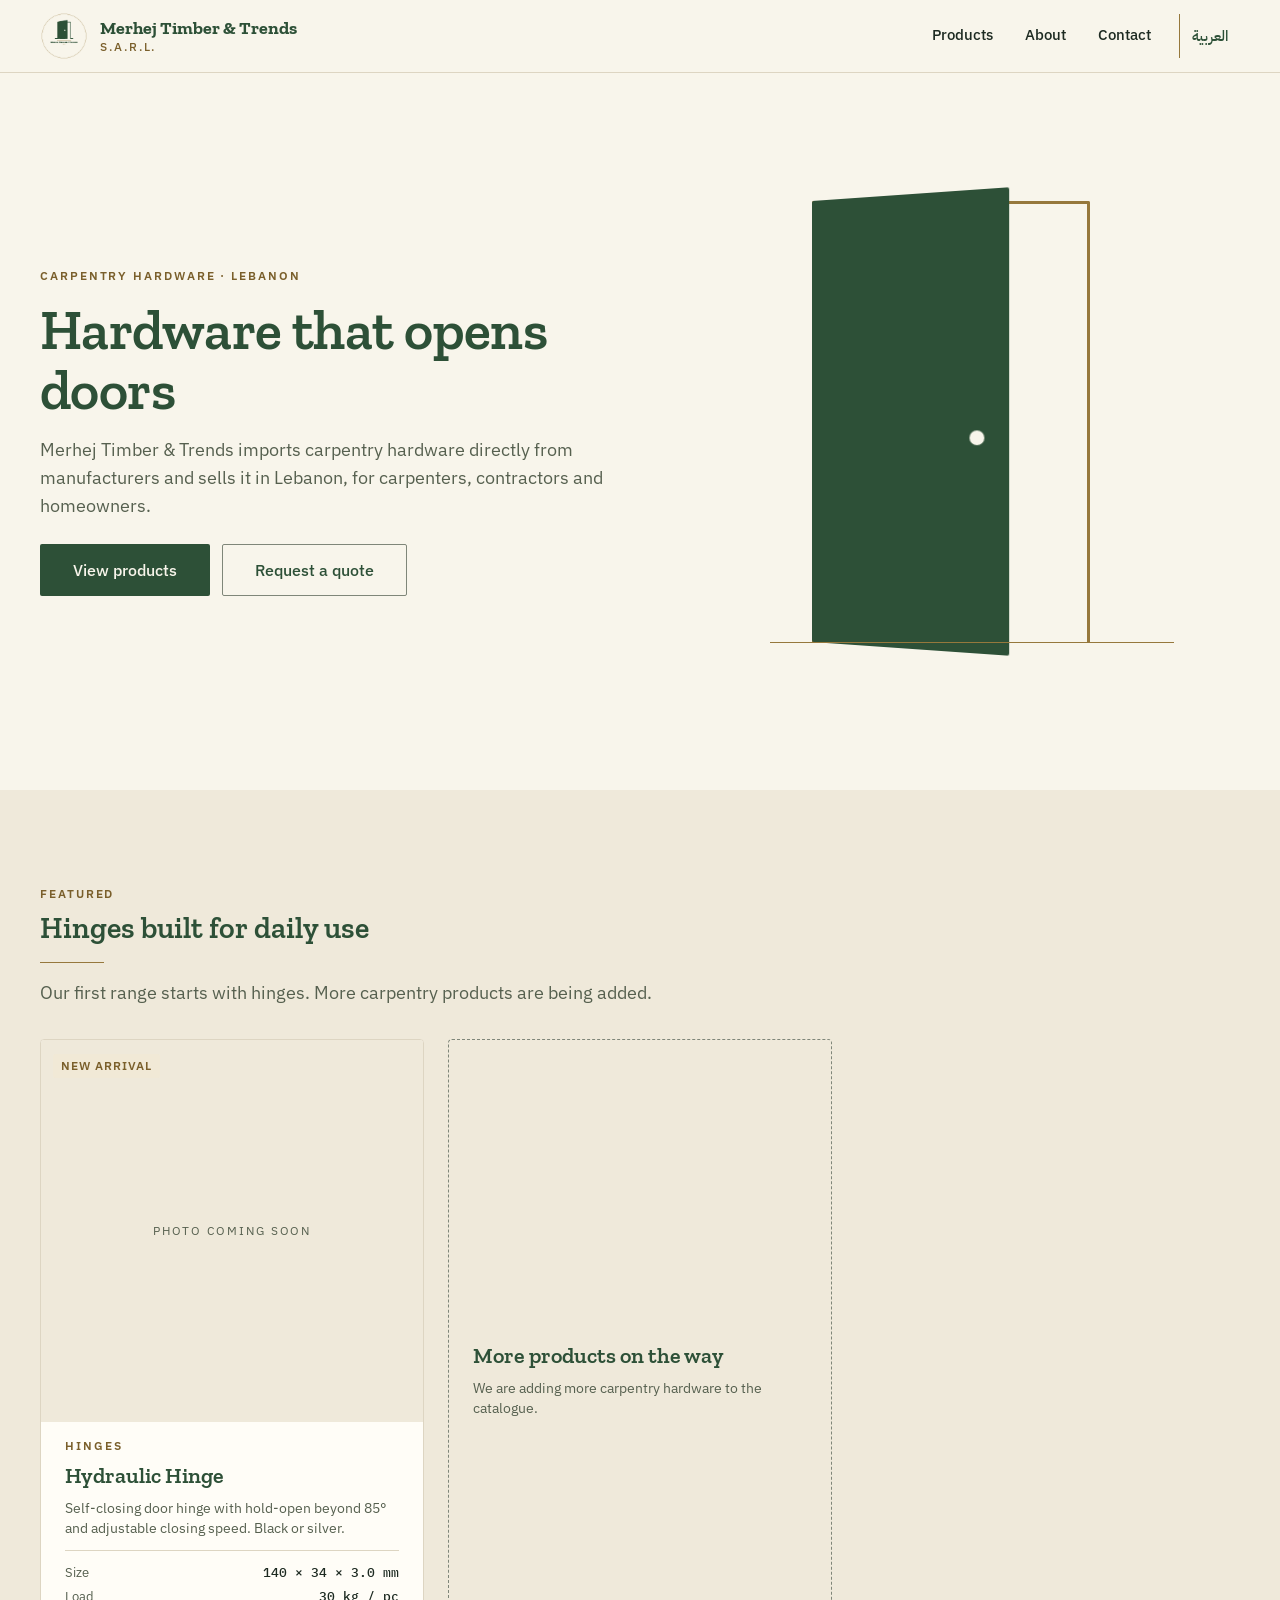
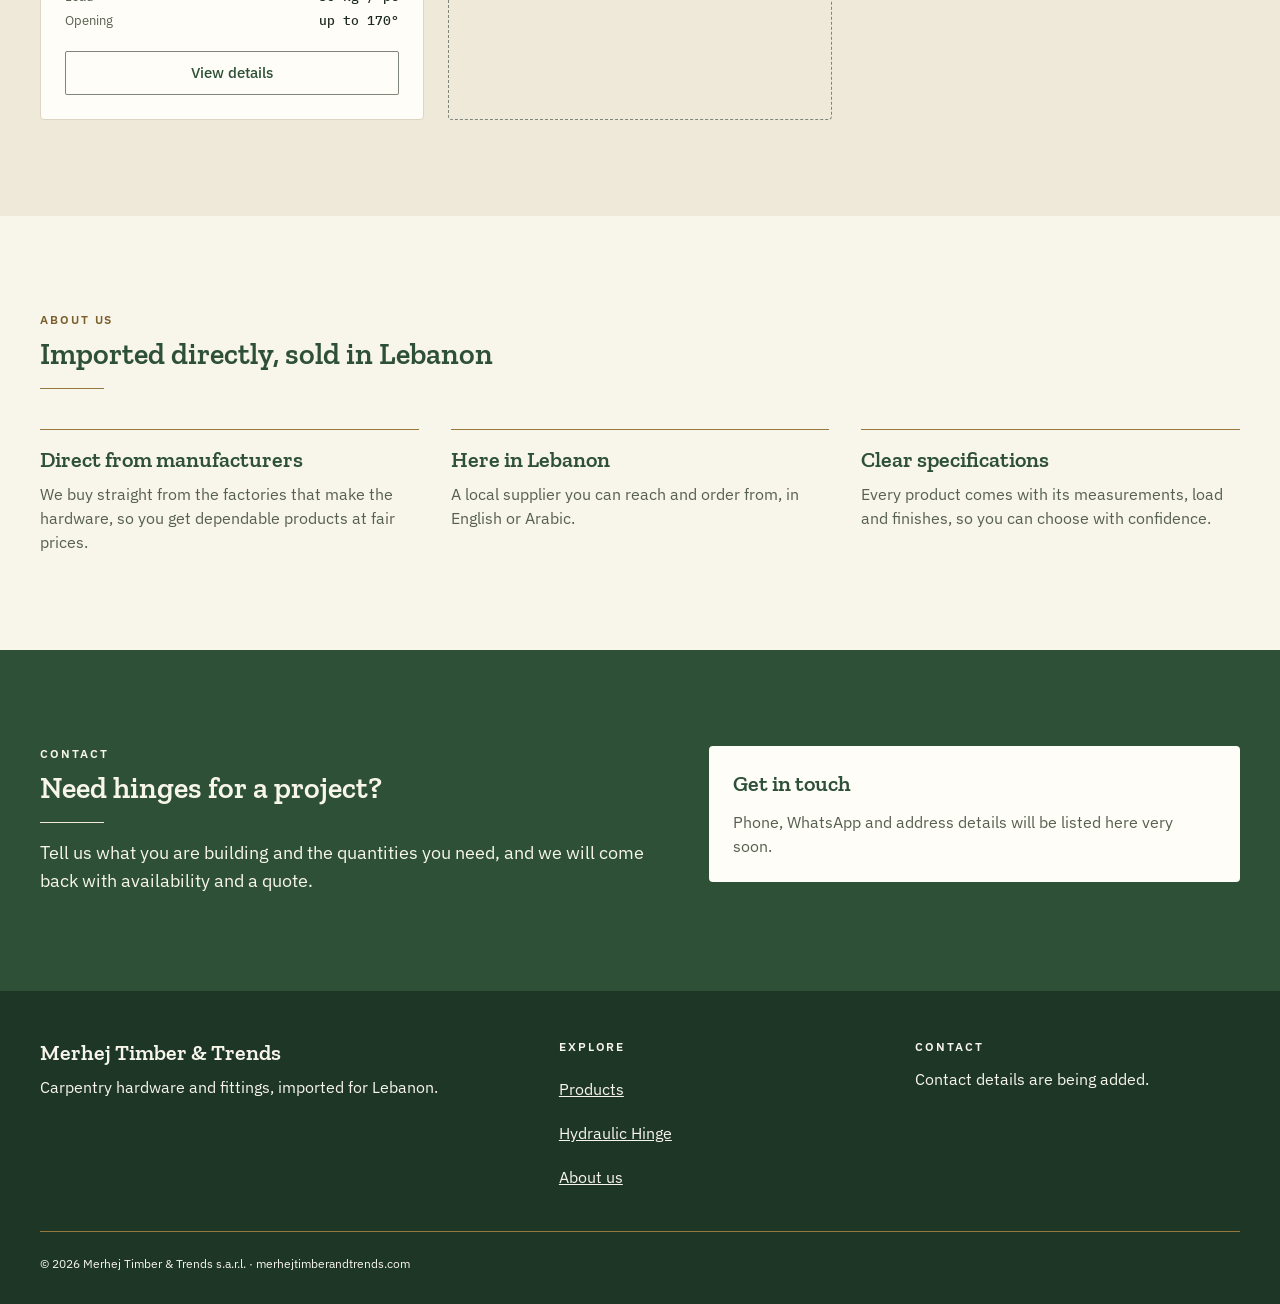
<file: public/index.html>
<!doctype html>
<html lang="en">
<head>
  <meta charset="utf-8">
  <meta name="viewport" content="width=device-width, initial-scale=1">
  <title>Merhej Timber &amp; Trends — Carpentry hardware in Lebanon</title>
  <meta name="description" content="Merhej Timber &amp; Trends s.a.r.l. imports carpentry hardware for Lebanon, starting with hydraulic door hinges.">
  <link rel="canonical" href="https://merhejtimberandtrends.com/">
  <link rel="alternate" hreflang="en" href="https://merhejtimberandtrends.com/">
  <link rel="alternate" hreflang="ar" href="https://merhejtimberandtrends.com/ar/">
  <link rel="alternate" hreflang="x-default" href="https://merhejtimberandtrends.com/">
  <meta property="og:type" content="website">
  <meta property="og:site_name" content="Merhej Timber &amp; Trends">
  <meta property="og:locale" content="en_US">
  <meta property="og:title" content="Merhej Timber &amp; Trends — Carpentry hardware in Lebanon">
  <meta property="og:description" content="Merhej Timber &amp; Trends s.a.r.l. imports carpentry hardware for Lebanon, starting with hydraulic door hinges.">
  <meta property="og:url" content="https://merhejtimberandtrends.com/">
  <meta property="og:image" content="https://merhejtimberandtrends.com/assets/img/merhej-logo-ivory.png">
  <link rel="icon" type="image/png" href="assets/img/merhej-logo-ivory.png">
  <link rel="apple-touch-icon" href="assets/img/merhej-logo-ivory.png">
  <meta name="theme-color" content="#f8f5eb" media="(prefers-color-scheme: light)">
  <meta name="theme-color" content="#121a15" media="(prefers-color-scheme: dark)">
  <link rel="preconnect" href="https://fonts.googleapis.com">
  <link rel="preconnect" href="https://fonts.gstatic.com" crossorigin>
  <link rel="stylesheet" href="assets/css/tokens.css">
  <link rel="stylesheet" href="assets/css/components.css">
  <link rel="stylesheet" href="assets/css/site.css">
</head>
<body>
  <a class="skip" href="#main">Skip to content</a>
  <header class="site-header">
    <div class="wrap">
      <a class="brand" href="./">
        <img src="assets/img/merhej-logo-ivory.png" alt="" width="48" height="48">
        <span class="brand-name" lang="en" dir="ltr">Merhej Timber &amp; Trends<small>S.A.R.L.</small></span>
        <span class="sr-only">Merhej Timber &amp; Trends — home</span>
      </a>
      <nav class="nav" aria-label="Main">
        <a href="products/">Products</a>
        <a href="./#about">About</a>
        <a href="#contact">Contact</a>
      </nav>
      <a class="nav-lang" href="ar/" lang="ar" hreflang="ar">العربية</a>
    </div>
  </header>
  <main id="main">
    <section class="hero" aria-labelledby="hero-title">
      <div class="wrap">
        <div class="hero-copy">
          <p class="t-eyebrow" style="margin:0;color:var(--brass-ink)">Carpentry hardware · Lebanon</p>
          <h1 class="t-display hero-title" id="hero-title">Hardware that opens doors</h1>
          <p class="t-body-lg hero-intro">Merhej Timber &amp; Trends imports carpentry hardware directly from manufacturers and sells it in Lebanon, for carpenters, contractors and homeowners.</p>
          <div class="hero-actions">
            <a class="mtt-btn mtt-btn-primary mtt-btn-lg" href="products/">View products</a>
            <a class="mtt-btn mtt-btn-secondary mtt-btn-lg" href="#contact">Request a quote</a>
          </div>
        </div>
        <div class="door-art" aria-hidden="true">
          <div class="door-frame"></div>
          <div class="door-leaf"><span class="door-knob"></span></div>
          <div class="door-ground"></div>
        </div>
      </div>
    </section>

    <section class="section section-sunken" aria-labelledby="featured-title">
      <div class="wrap">
        <header class="mtt-sh section-head">
          <p class="mtt-sh-eyebrow">Featured</p>
          <h2 class="mtt-sh-title" id="featured-title">Hinges built for daily use</h2>
          <hr class="mtt-sh-rule" aria-hidden="true">
          <p class="mtt-sh-intro">Our first range starts with hinges. More carpentry products are being added.</p>
        </header>
        <div class="grid grid-3">
          <article class="mtt-card">
            <div class="mtt-card-media">
              <span class="mtt-card-ph">Photo coming soon</span>
              <span class="mtt-card-badge"><span class="mtt-badge mtt-badge-new">New arrival</span></span>
            </div>
            <div class="mtt-card-body">
              <p class="mtt-card-cat">Hinges</p>
              <h3 class="mtt-card-name"><a href="products/hydraulic-hinge/" style="color:inherit;text-decoration:none">Hydraulic Hinge</a></h3>
              <p class="mtt-card-sum">Self-closing door hinge with hold-open beyond 85° and adjustable closing speed. Black or silver.</p>
              <dl class="mtt-card-specs">
                <dt>Size</dt><dd dir="ltr">140 × 34 × 3.0&nbsp;mm</dd>
                <dt>Load</dt><dd dir="ltr">30&nbsp;kg / pc</dd>
                <dt>Opening</dt><dd dir="ltr">up to 170°</dd>
              </dl>
              <div class="mtt-card-cta"><a class="mtt-btn mtt-btn-secondary" href="products/hydraulic-hinge/">View details</a></div>
            </div>
          </article>
          <div class="tile-soon">
            <h3 class="t-h3">More products on the way</h3>
            <p class="t-small">We are adding more carpentry hardware to the catalogue.</p>
          </div>
        </div>
      </div>
    </section>

    <section class="section" id="about" aria-labelledby="about-title">
      <div class="wrap">
        <header class="mtt-sh section-head">
          <p class="mtt-sh-eyebrow">About us</p>
          <h2 class="mtt-sh-title" id="about-title">Imported directly, sold in Lebanon</h2>
          <hr class="mtt-sh-rule" aria-hidden="true">
        </header>
        <ul class="points">
          <li class="point">
            <h3 class="t-h3">Direct from manufacturers</h3>
            <p>We buy straight from the factories that make the hardware, so you get dependable products at fair prices.</p>
          </li>
          <li class="point">
            <h3 class="t-h3">Here in Lebanon</h3>
            <p>A local supplier you can reach and order from, in English or Arabic.</p>
          </li>
          <li class="point">
            <h3 class="t-h3">Clear specifications</h3>
            <p>Every product comes with its measurements, load and finishes, so you can choose with confidence.</p>
          </li>
        </ul>
      </div>
    </section>

    <section class="section section-forest" id="contact" aria-labelledby="contact-title">
      <div class="wrap contact">
        <header class="mtt-sh">
          <p class="mtt-sh-eyebrow">Contact</p>
          <h2 class="mtt-sh-title" id="contact-title">Need hinges for a project?</h2>
          <hr class="mtt-sh-rule" aria-hidden="true">
          <p class="mtt-sh-intro">Tell us what you are building and the quantities you need, and we will come back with availability and a quote.</p>
        </header>
        <div class="contact-card">
          <h3 class="t-h3">Get in touch</h3>
          <p>Phone, WhatsApp and address details will be listed here very soon.</p>
        </div>
      </div>
    </section>
  </main>
  <footer class="site-footer">
    <div class="wrap">
      <div>
        <p class="foot-brand" lang="en" dir="ltr">Merhej Timber &amp; Trends</p>
        <p>Carpentry hardware and fittings, imported for Lebanon.</p>
      </div>
      <nav aria-label="Footer">
        <h2>Explore</h2>
        <ul>
          <li><a href="products/">Products</a></li>
          <li><a href="products/hydraulic-hinge/">Hydraulic Hinge</a></li>
          <li><a href="./#about">About us</a></li>
        </ul>
      </nav>
      <div>
        <h2>Contact</h2>
        <p>Contact details are being added.</p>
      </div>
      <p class="foot-legal">© 2026 Merhej Timber &amp; Trends s.a.r.l. · merhejtimberandtrends.com</p>
    </div>
  </footer>
</body>
</html>
</file>
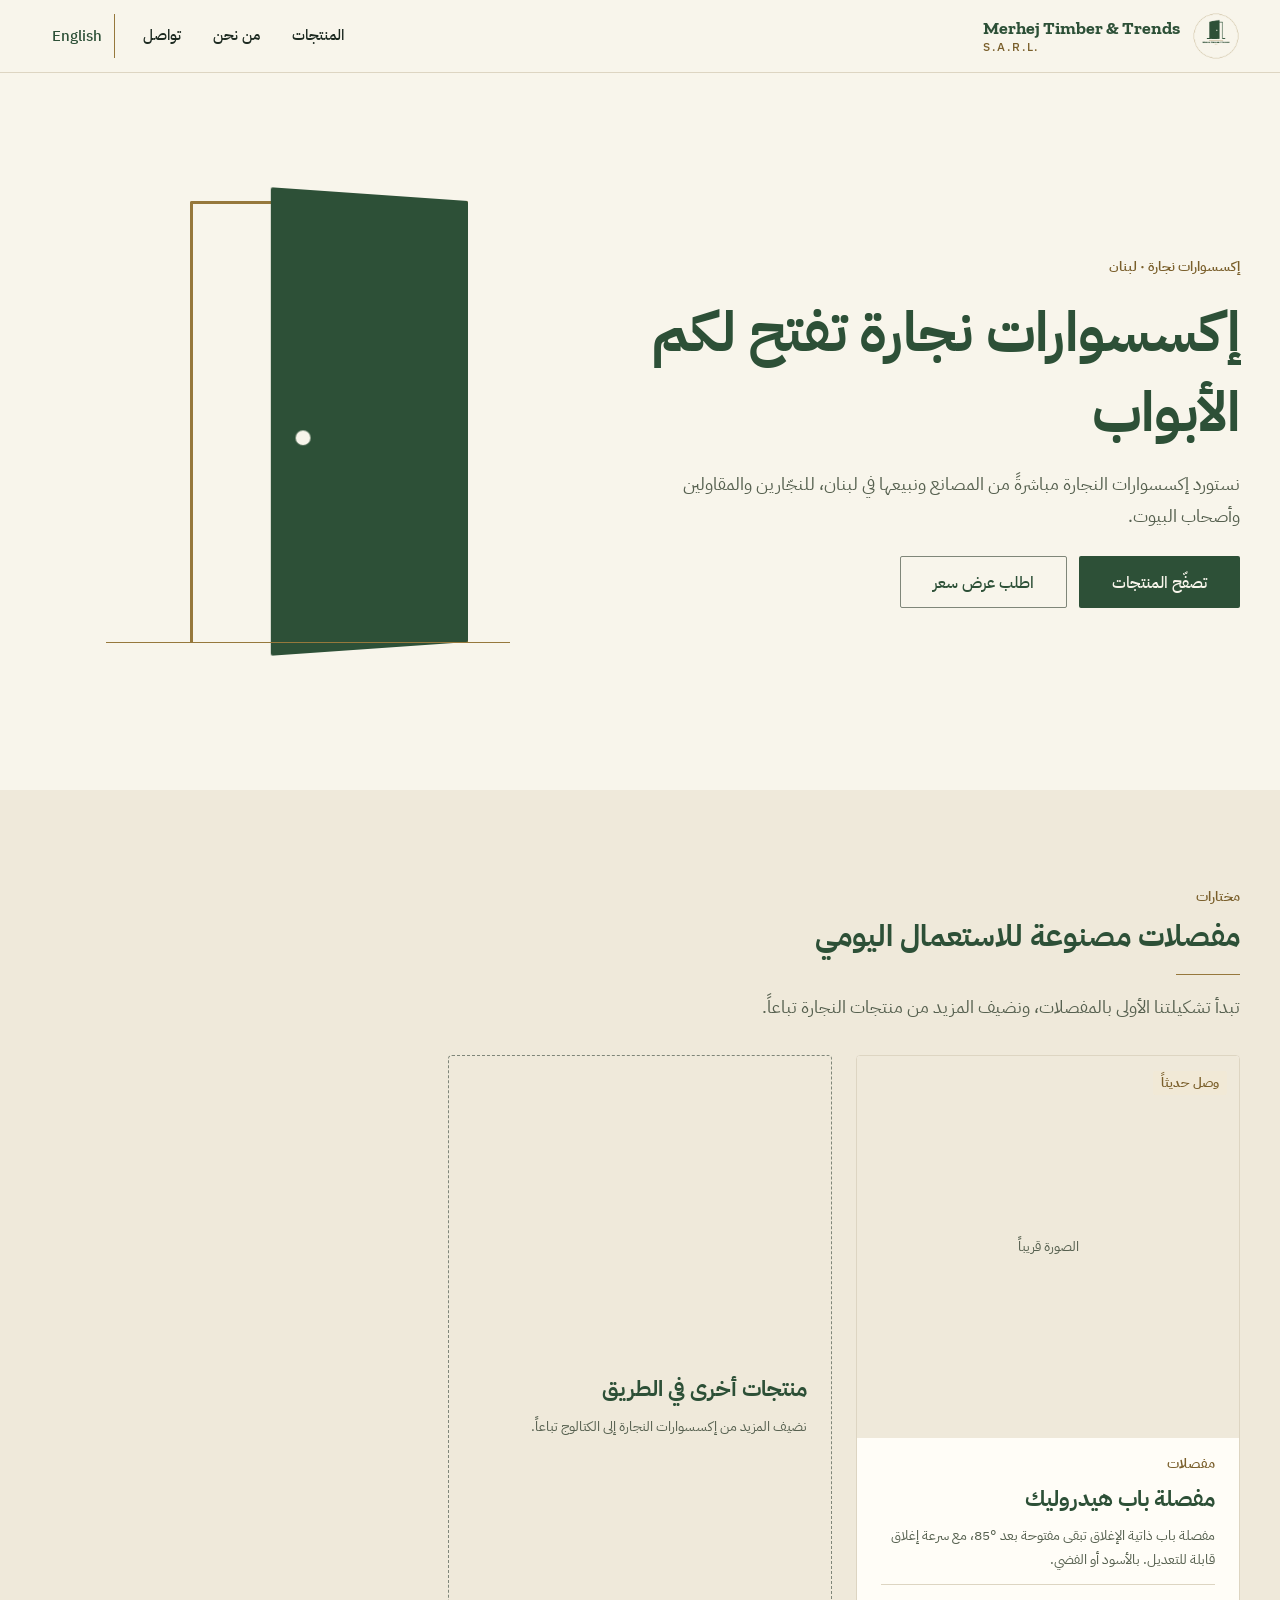
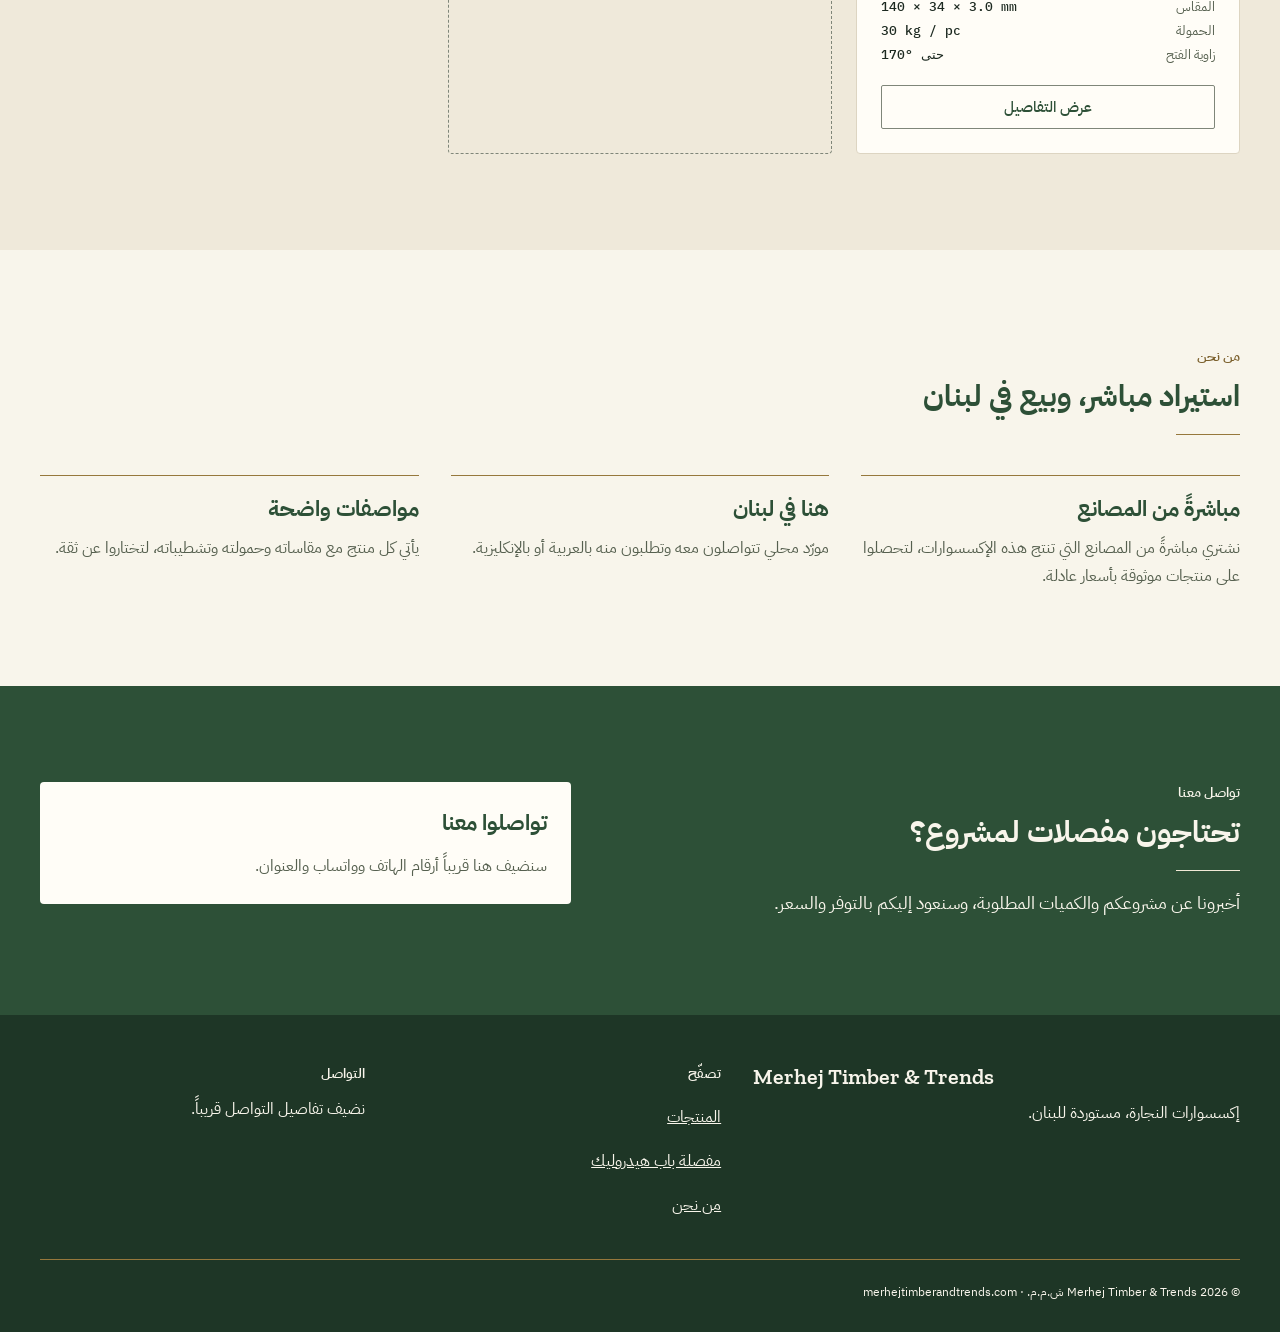
<file: public/ar/index.html>
<!doctype html>
<html lang="ar" dir="rtl">
<head>
  <meta charset="utf-8">
  <meta name="viewport" content="width=device-width, initial-scale=1">
  <title>إكسسوارات نجارة في لبنان — Merhej Timber &amp; Trends</title>
  <meta name="description" content="تستورد Merhej Timber &amp; Trends ش.م.م. إكسسوارات النجارة إلى لبنان، بدءاً بمفصلات الأبواب الهيدروليكية.">
  <link rel="canonical" href="https://merhejtimberandtrends.com/ar/">
  <link rel="alternate" hreflang="en" href="https://merhejtimberandtrends.com/">
  <link rel="alternate" hreflang="ar" href="https://merhejtimberandtrends.com/ar/">
  <link rel="alternate" hreflang="x-default" href="https://merhejtimberandtrends.com/">
  <meta property="og:type" content="website">
  <meta property="og:site_name" content="Merhej Timber &amp; Trends">
  <meta property="og:locale" content="ar_LB">
  <meta property="og:title" content="إكسسوارات نجارة في لبنان — Merhej Timber &amp; Trends">
  <meta property="og:description" content="تستورد Merhej Timber &amp; Trends ش.م.م. إكسسوارات النجارة إلى لبنان، بدءاً بمفصلات الأبواب الهيدروليكية.">
  <meta property="og:url" content="https://merhejtimberandtrends.com/ar/">
  <meta property="og:image" content="https://merhejtimberandtrends.com/assets/img/merhej-logo-ivory.png">
  <link rel="icon" type="image/png" href="../assets/img/merhej-logo-ivory.png">
  <link rel="apple-touch-icon" href="../assets/img/merhej-logo-ivory.png">
  <meta name="theme-color" content="#f8f5eb" media="(prefers-color-scheme: light)">
  <meta name="theme-color" content="#121a15" media="(prefers-color-scheme: dark)">
  <link rel="preconnect" href="https://fonts.googleapis.com">
  <link rel="preconnect" href="https://fonts.gstatic.com" crossorigin>
  <link rel="stylesheet" href="../assets/css/tokens.css">
  <link rel="stylesheet" href="../assets/css/components.css">
  <link rel="stylesheet" href="../assets/css/site.css">
</head>
<body>
  <a class="skip" href="#main">انتقل إلى المحتوى</a>
  <header class="site-header">
    <div class="wrap">
      <a class="brand" href="../ar/">
        <img src="../assets/img/merhej-logo-ivory.png" alt="" width="48" height="48">
        <span class="brand-name" lang="en" dir="ltr">Merhej Timber &amp; Trends<small>S.A.R.L.</small></span>
        <span class="sr-only">Merhej Timber &amp; Trends — الصفحة الرئيسية</span>
      </a>
      <nav class="nav" aria-label="القائمة الرئيسية">
        <a href="../ar/products/">المنتجات</a>
        <a href="../ar/#about">من نحن</a>
        <a href="#contact">تواصل</a>
      </nav>
      <a class="nav-lang" href="../" lang="en" hreflang="en">English</a>
    </div>
  </header>
  <main id="main">
    <section class="hero" aria-labelledby="hero-title">
      <div class="wrap">
        <div class="hero-copy">
          <p class="t-eyebrow" style="margin:0;color:var(--brass-ink)">إكسسوارات نجارة · لبنان</p>
          <h1 class="t-display hero-title" id="hero-title">إكسسوارات نجارة تفتح لكم الأبواب</h1>
          <p class="t-body-lg hero-intro">نستورد إكسسوارات النجارة مباشرةً من المصانع ونبيعها في لبنان، للنجّارين والمقاولين وأصحاب البيوت.</p>
          <div class="hero-actions">
            <a class="mtt-btn mtt-btn-primary mtt-btn-lg" href="products/">تصفّح المنتجات</a>
            <a class="mtt-btn mtt-btn-secondary mtt-btn-lg" href="#contact">اطلب عرض سعر</a>
          </div>
        </div>
        <div class="door-art" aria-hidden="true">
          <div class="door-frame"></div>
          <div class="door-leaf"><span class="door-knob"></span></div>
          <div class="door-ground"></div>
        </div>
      </div>
    </section>

    <section class="section section-sunken" aria-labelledby="featured-title">
      <div class="wrap">
        <header class="mtt-sh section-head">
          <p class="mtt-sh-eyebrow">مختارات</p>
          <h2 class="mtt-sh-title" id="featured-title">مفصلات مصنوعة للاستعمال اليومي</h2>
          <hr class="mtt-sh-rule" aria-hidden="true">
          <p class="mtt-sh-intro">تبدأ تشكيلتنا الأولى بالمفصلات، ونضيف المزيد من منتجات النجارة تباعاً.</p>
        </header>
        <div class="grid grid-3">
          <article class="mtt-card">
            <div class="mtt-card-media">
              <span class="mtt-card-ph">الصورة قريباً</span>
              <span class="mtt-card-badge"><span class="mtt-badge mtt-badge-new">وصل حديثاً</span></span>
            </div>
            <div class="mtt-card-body">
              <p class="mtt-card-cat">مفصلات</p>
              <h3 class="mtt-card-name"><a href="products/hydraulic-hinge/" style="color:inherit;text-decoration:none">مفصلة باب هيدروليك</a></h3>
              <p class="mtt-card-sum">مفصلة باب ذاتية الإغلاق تبقى مفتوحة بعد <span dir="ltr">85°</span>، مع سرعة إغلاق قابلة للتعديل. بالأسود أو الفضي.</p>
              <dl class="mtt-card-specs">
                <dt>المقاس</dt><dd dir="ltr">140 × 34 × 3.0&nbsp;mm</dd>
                <dt>الحمولة</dt><dd dir="ltr">30&nbsp;kg / pc</dd>
                <dt>زاوية الفتح</dt><dd>حتى <span dir="ltr">170°</span></dd>
              </dl>
              <div class="mtt-card-cta"><a class="mtt-btn mtt-btn-secondary" href="products/hydraulic-hinge/">عرض التفاصيل</a></div>
            </div>
          </article>
          <div class="tile-soon">
            <h3 class="t-h3">منتجات أخرى في الطريق</h3>
            <p class="t-small">نضيف المزيد من إكسسوارات النجارة إلى الكتالوج تباعاً.</p>
          </div>
        </div>
      </div>
    </section>

    <section class="section" id="about" aria-labelledby="about-title">
      <div class="wrap">
        <header class="mtt-sh section-head">
          <p class="mtt-sh-eyebrow">من نحن</p>
          <h2 class="mtt-sh-title" id="about-title">استيراد مباشر، وبيع في لبنان</h2>
          <hr class="mtt-sh-rule" aria-hidden="true">
        </header>
        <ul class="points">
          <li class="point">
            <h3 class="t-h3">مباشرةً من المصانع</h3>
            <p>نشتري مباشرةً من المصانع التي تنتج هذه الإكسسوارات، لتحصلوا على منتجات موثوقة بأسعار عادلة.</p>
          </li>
          <li class="point">
            <h3 class="t-h3">هنا في لبنان</h3>
            <p>مورّد محلي تتواصلون معه وتطلبون منه بالعربية أو بالإنكليزية.</p>
          </li>
          <li class="point">
            <h3 class="t-h3">مواصفات واضحة</h3>
            <p>يأتي كل منتج مع مقاساته وحمولته وتشطيباته، لتختاروا عن ثقة.</p>
          </li>
        </ul>
      </div>
    </section>

    <section class="section section-forest" id="contact" aria-labelledby="contact-title">
      <div class="wrap contact">
        <header class="mtt-sh">
          <p class="mtt-sh-eyebrow">تواصل معنا</p>
          <h2 class="mtt-sh-title" id="contact-title">تحتاجون مفصلات لمشروع؟</h2>
          <hr class="mtt-sh-rule" aria-hidden="true">
          <p class="mtt-sh-intro">أخبرونا عن مشروعكم والكميات المطلوبة، وسنعود إليكم بالتوفر والسعر.</p>
        </header>
        <div class="contact-card">
          <h3 class="t-h3">تواصلوا معنا</h3>
          <p>سنضيف هنا قريباً أرقام الهاتف وواتساب والعنوان.</p>
        </div>
      </div>
    </section>
  </main>
  <footer class="site-footer">
    <div class="wrap">
      <div>
        <p class="foot-brand" lang="en" dir="ltr">Merhej Timber &amp; Trends</p>
        <p>إكسسوارات النجارة، مستوردة للبنان.</p>
      </div>
      <nav aria-label="تذييل الصفحة">
        <h2>تصفّح</h2>
        <ul>
          <li><a href="../ar/products/">المنتجات</a></li>
          <li><a href="../ar/products/hydraulic-hinge/">مفصلة باب هيدروليك</a></li>
          <li><a href="../ar/#about">من نحن</a></li>
        </ul>
      </nav>
      <div>
        <h2>التواصل</h2>
        <p>نضيف تفاصيل التواصل قريباً.</p>
      </div>
      <p class="foot-legal">© 2026 <bdi lang="en" dir="ltr">Merhej Timber &amp; Trends</bdi> ش.م.م. · <bdi dir="ltr">merhejtimberandtrends.com</bdi></p>
    </div>
  </footer>
</body>
</html>
</file>
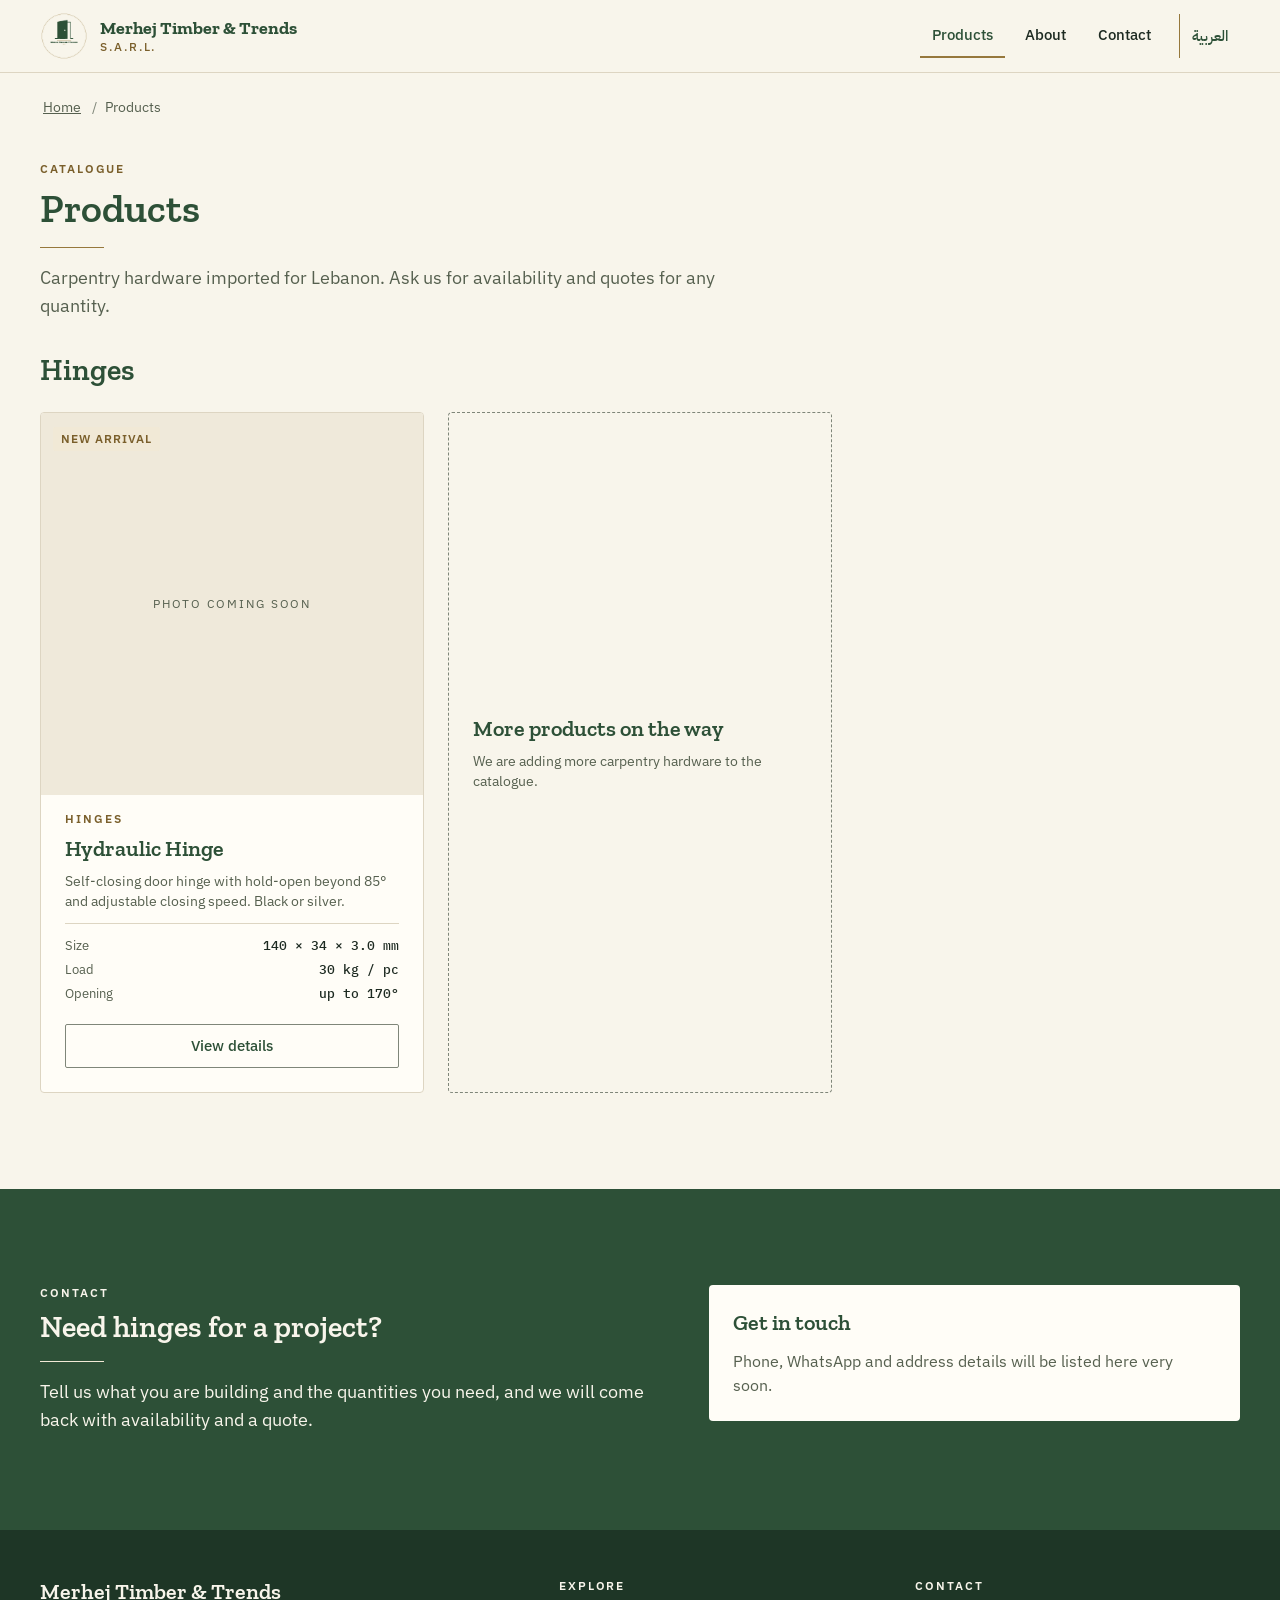
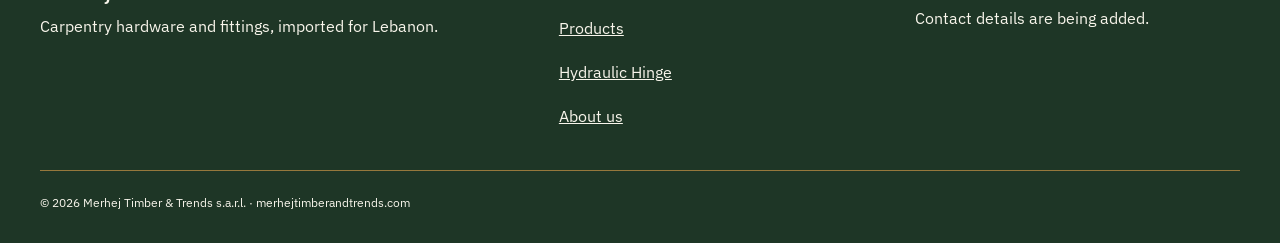
<file: public/products/index.html>
<!doctype html>
<html lang="en">
<head>
  <meta charset="utf-8">
  <meta name="viewport" content="width=device-width, initial-scale=1">
  <title>Products — Merhej Timber &amp; Trends</title>
  <meta name="description" content="Carpentry hardware from Merhej Timber &amp; Trends, starting with hydraulic door hinges.">
  <link rel="canonical" href="https://merhejtimberandtrends.com/products/">
  <link rel="alternate" hreflang="en" href="https://merhejtimberandtrends.com/products/">
  <link rel="alternate" hreflang="ar" href="https://merhejtimberandtrends.com/ar/products/">
  <link rel="alternate" hreflang="x-default" href="https://merhejtimberandtrends.com/products/">
  <meta property="og:type" content="website">
  <meta property="og:site_name" content="Merhej Timber &amp; Trends">
  <meta property="og:locale" content="en_US">
  <meta property="og:title" content="Products — Merhej Timber &amp; Trends">
  <meta property="og:description" content="Carpentry hardware from Merhej Timber &amp; Trends, starting with hydraulic door hinges.">
  <meta property="og:url" content="https://merhejtimberandtrends.com/products/">
  <meta property="og:image" content="https://merhejtimberandtrends.com/assets/img/merhej-logo-ivory.png">
  <link rel="icon" type="image/png" href="../assets/img/merhej-logo-ivory.png">
  <link rel="apple-touch-icon" href="../assets/img/merhej-logo-ivory.png">
  <meta name="theme-color" content="#f8f5eb" media="(prefers-color-scheme: light)">
  <meta name="theme-color" content="#121a15" media="(prefers-color-scheme: dark)">
  <link rel="preconnect" href="https://fonts.googleapis.com">
  <link rel="preconnect" href="https://fonts.gstatic.com" crossorigin>
  <link rel="stylesheet" href="../assets/css/tokens.css">
  <link rel="stylesheet" href="../assets/css/components.css">
  <link rel="stylesheet" href="../assets/css/site.css">
</head>
<body>
  <a class="skip" href="#main">Skip to content</a>
  <header class="site-header">
    <div class="wrap">
      <a class="brand" href="../">
        <img src="../assets/img/merhej-logo-ivory.png" alt="" width="48" height="48">
        <span class="brand-name" lang="en" dir="ltr">Merhej Timber &amp; Trends<small>S.A.R.L.</small></span>
        <span class="sr-only">Merhej Timber &amp; Trends — home</span>
      </a>
      <nav class="nav" aria-label="Main">
        <a href="../products/" aria-current="page">Products</a>
        <a href="../#about">About</a>
        <a href="#contact">Contact</a>
      </nav>
      <a class="nav-lang" href="../ar/products/" lang="ar" hreflang="ar">العربية</a>
    </div>
  </header>
  <main id="main">
    <nav class="crumbs wrap" aria-label="Breadcrumb"><ol><li><a href="../">Home</a></li><li aria-current="page">Products</li></ol></nav>
    <section class="section" style="padding-top:var(--space-6)" aria-labelledby="products-title">
      <div class="wrap">
        <header class="mtt-sh mtt-sh-h1 section-head">
          <p class="mtt-sh-eyebrow">Catalogue</p>
          <h1 class="mtt-sh-title" id="products-title">Products</h1>
          <hr class="mtt-sh-rule" aria-hidden="true">
          <p class="mtt-sh-intro">Carpentry hardware imported for Lebanon. Ask us for availability and quotes for any quantity.</p>
        </header>
        <h2 class="t-h2" style="color:var(--forest);margin:0 0 var(--space-5)">Hinges</h2>
        <div class="grid grid-3">
          <article class="mtt-card">
            <div class="mtt-card-media">
              <span class="mtt-card-ph">Photo coming soon</span>
              <span class="mtt-card-badge"><span class="mtt-badge mtt-badge-new">New arrival</span></span>
            </div>
            <div class="mtt-card-body">
              <p class="mtt-card-cat">Hinges</p>
              <h3 class="mtt-card-name"><a href="hydraulic-hinge/" style="color:inherit;text-decoration:none">Hydraulic Hinge</a></h3>
              <p class="mtt-card-sum">Self-closing door hinge with hold-open beyond 85° and adjustable closing speed. Black or silver.</p>
              <dl class="mtt-card-specs">
                <dt>Size</dt><dd dir="ltr">140 × 34 × 3.0&nbsp;mm</dd>
                <dt>Load</dt><dd dir="ltr">30&nbsp;kg / pc</dd>
                <dt>Opening</dt><dd dir="ltr">up to 170°</dd>
              </dl>
              <div class="mtt-card-cta"><a class="mtt-btn mtt-btn-secondary" href="hydraulic-hinge/">View details</a></div>
            </div>
          </article>
          <div class="tile-soon">
            <h3 class="t-h3">More products on the way</h3>
            <p class="t-small">We are adding more carpentry hardware to the catalogue.</p>
          </div>
        </div>
      </div>
    </section>
    <section class="section section-forest" id="contact" aria-labelledby="contact-title">
      <div class="wrap contact">
        <header class="mtt-sh">
          <p class="mtt-sh-eyebrow">Contact</p>
          <h2 class="mtt-sh-title" id="contact-title">Need hinges for a project?</h2>
          <hr class="mtt-sh-rule" aria-hidden="true">
          <p class="mtt-sh-intro">Tell us what you are building and the quantities you need, and we will come back with availability and a quote.</p>
        </header>
        <div class="contact-card">
          <h3 class="t-h3">Get in touch</h3>
          <p>Phone, WhatsApp and address details will be listed here very soon.</p>
        </div>
      </div>
    </section>
  </main>
  <footer class="site-footer">
    <div class="wrap">
      <div>
        <p class="foot-brand" lang="en" dir="ltr">Merhej Timber &amp; Trends</p>
        <p>Carpentry hardware and fittings, imported for Lebanon.</p>
      </div>
      <nav aria-label="Footer">
        <h2>Explore</h2>
        <ul>
          <li><a href="../products/">Products</a></li>
          <li><a href="../products/hydraulic-hinge/">Hydraulic Hinge</a></li>
          <li><a href="../#about">About us</a></li>
        </ul>
      </nav>
      <div>
        <h2>Contact</h2>
        <p>Contact details are being added.</p>
      </div>
      <p class="foot-legal">© 2026 Merhej Timber &amp; Trends s.a.r.l. · merhejtimberandtrends.com</p>
    </div>
  </footer>
</body>
</html>
</file>
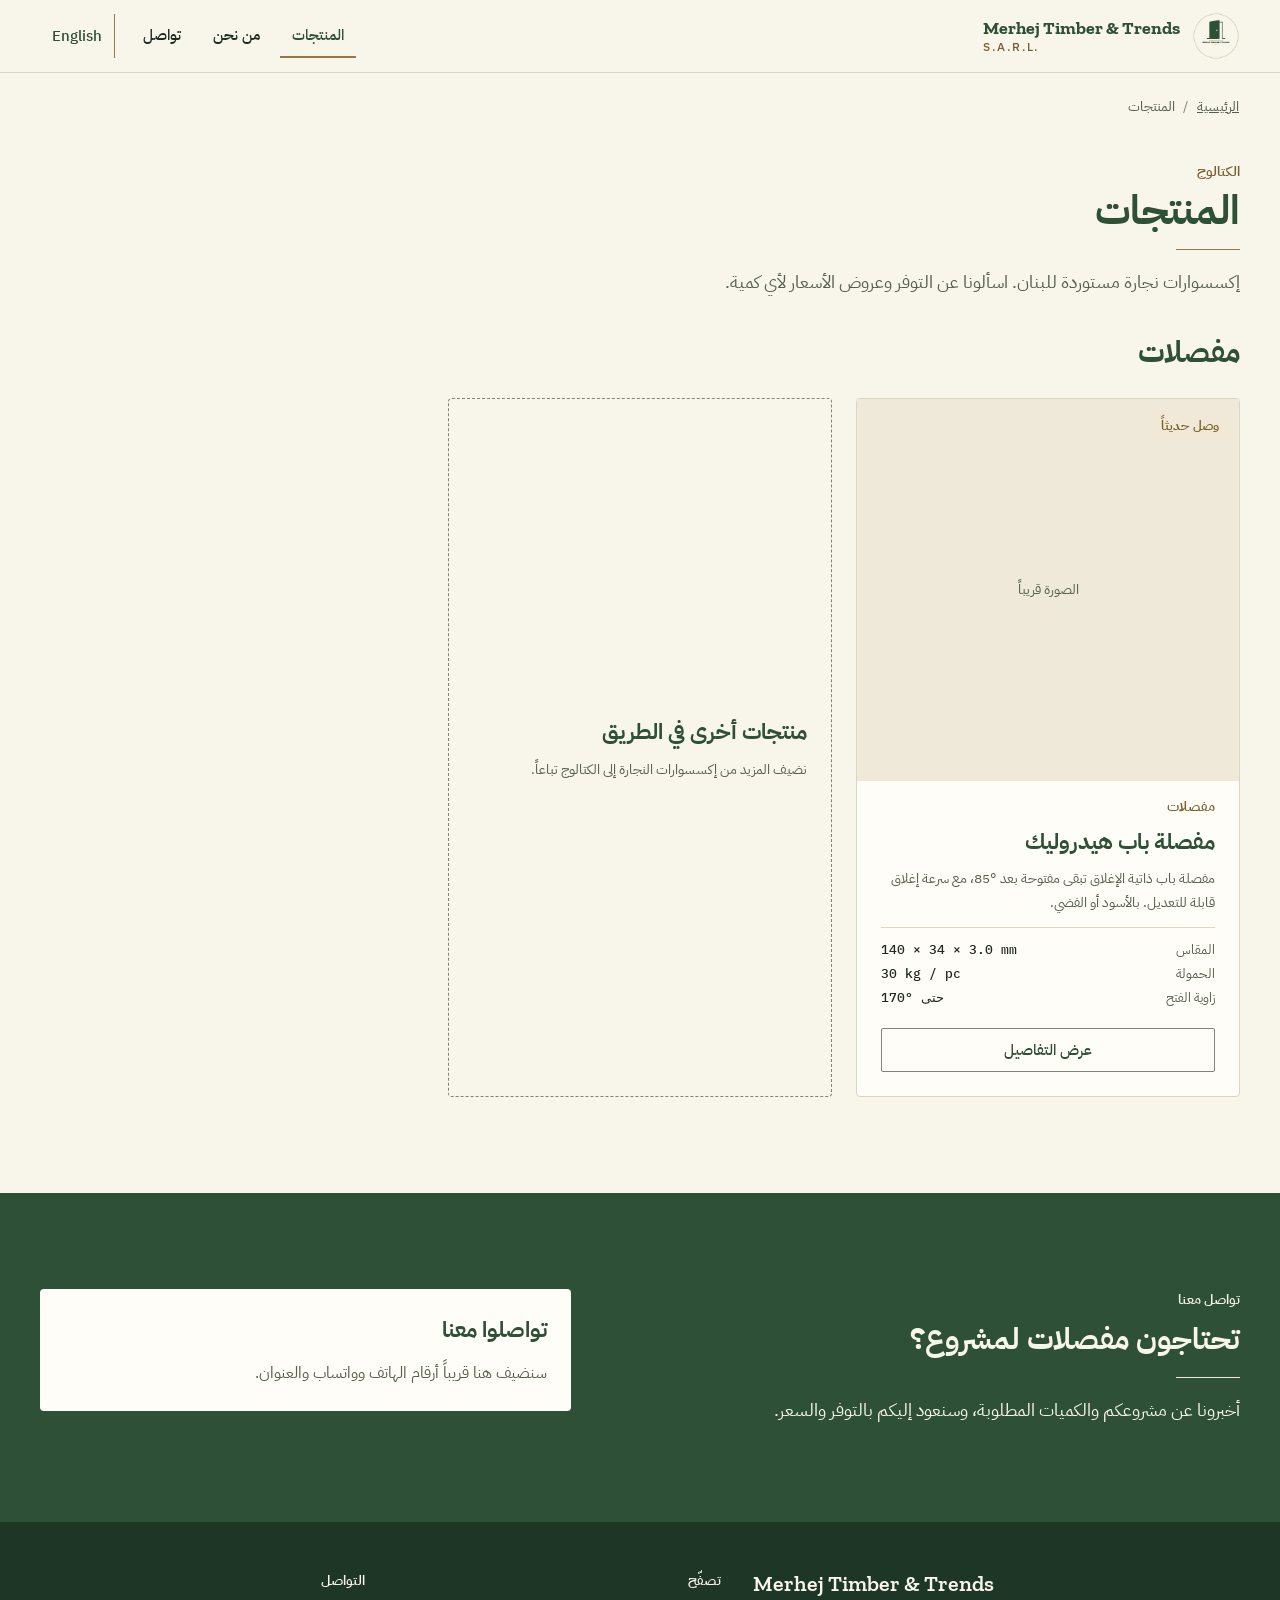
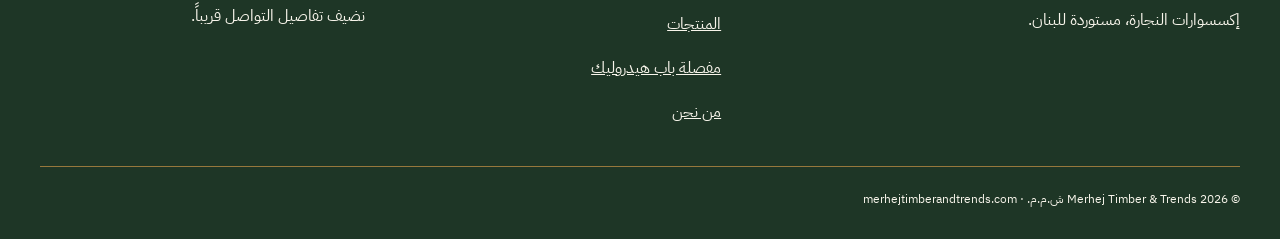
<file: public/ar/products/index.html>
<!doctype html>
<html lang="ar" dir="rtl">
<head>
  <meta charset="utf-8">
  <meta name="viewport" content="width=device-width, initial-scale=1">
  <title>المنتجات — Merhej Timber &amp; Trends</title>
  <meta name="description" content="إكسسوارات نجارة من Merhej Timber &amp; Trends، بدءاً بمفصلات الأبواب الهيدروليكية.">
  <link rel="canonical" href="https://merhejtimberandtrends.com/ar/products/">
  <link rel="alternate" hreflang="en" href="https://merhejtimberandtrends.com/products/">
  <link rel="alternate" hreflang="ar" href="https://merhejtimberandtrends.com/ar/products/">
  <link rel="alternate" hreflang="x-default" href="https://merhejtimberandtrends.com/products/">
  <meta property="og:type" content="website">
  <meta property="og:site_name" content="Merhej Timber &amp; Trends">
  <meta property="og:locale" content="ar_LB">
  <meta property="og:title" content="المنتجات — Merhej Timber &amp; Trends">
  <meta property="og:description" content="إكسسوارات نجارة من Merhej Timber &amp; Trends، بدءاً بمفصلات الأبواب الهيدروليكية.">
  <meta property="og:url" content="https://merhejtimberandtrends.com/ar/products/">
  <meta property="og:image" content="https://merhejtimberandtrends.com/assets/img/merhej-logo-ivory.png">
  <link rel="icon" type="image/png" href="../../assets/img/merhej-logo-ivory.png">
  <link rel="apple-touch-icon" href="../../assets/img/merhej-logo-ivory.png">
  <meta name="theme-color" content="#f8f5eb" media="(prefers-color-scheme: light)">
  <meta name="theme-color" content="#121a15" media="(prefers-color-scheme: dark)">
  <link rel="preconnect" href="https://fonts.googleapis.com">
  <link rel="preconnect" href="https://fonts.gstatic.com" crossorigin>
  <link rel="stylesheet" href="../../assets/css/tokens.css">
  <link rel="stylesheet" href="../../assets/css/components.css">
  <link rel="stylesheet" href="../../assets/css/site.css">
</head>
<body>
  <a class="skip" href="#main">انتقل إلى المحتوى</a>
  <header class="site-header">
    <div class="wrap">
      <a class="brand" href="../../ar/">
        <img src="../../assets/img/merhej-logo-ivory.png" alt="" width="48" height="48">
        <span class="brand-name" lang="en" dir="ltr">Merhej Timber &amp; Trends<small>S.A.R.L.</small></span>
        <span class="sr-only">Merhej Timber &amp; Trends — الصفحة الرئيسية</span>
      </a>
      <nav class="nav" aria-label="القائمة الرئيسية">
        <a href="../../ar/products/" aria-current="page">المنتجات</a>
        <a href="../../ar/#about">من نحن</a>
        <a href="#contact">تواصل</a>
      </nav>
      <a class="nav-lang" href="../../products/" lang="en" hreflang="en">English</a>
    </div>
  </header>
  <main id="main">
    <nav class="crumbs wrap" aria-label="مسار التصفح"><ol><li><a href="../">الرئيسية</a></li><li aria-current="page">المنتجات</li></ol></nav>
    <section class="section" style="padding-top:var(--space-6)" aria-labelledby="products-title">
      <div class="wrap">
        <header class="mtt-sh mtt-sh-h1 section-head">
          <p class="mtt-sh-eyebrow">الكتالوج</p>
          <h1 class="mtt-sh-title" id="products-title">المنتجات</h1>
          <hr class="mtt-sh-rule" aria-hidden="true">
          <p class="mtt-sh-intro">إكسسوارات نجارة مستوردة للبنان. اسألونا عن التوفر وعروض الأسعار لأي كمية.</p>
        </header>
        <h2 class="t-h2" style="color:var(--forest);margin:0 0 var(--space-5)">مفصلات</h2>
        <div class="grid grid-3">
          <article class="mtt-card">
            <div class="mtt-card-media">
              <span class="mtt-card-ph">الصورة قريباً</span>
              <span class="mtt-card-badge"><span class="mtt-badge mtt-badge-new">وصل حديثاً</span></span>
            </div>
            <div class="mtt-card-body">
              <p class="mtt-card-cat">مفصلات</p>
              <h3 class="mtt-card-name"><a href="hydraulic-hinge/" style="color:inherit;text-decoration:none">مفصلة باب هيدروليك</a></h3>
              <p class="mtt-card-sum">مفصلة باب ذاتية الإغلاق تبقى مفتوحة بعد <span dir="ltr">85°</span>، مع سرعة إغلاق قابلة للتعديل. بالأسود أو الفضي.</p>
              <dl class="mtt-card-specs">
                <dt>المقاس</dt><dd dir="ltr">140 × 34 × 3.0&nbsp;mm</dd>
                <dt>الحمولة</dt><dd dir="ltr">30&nbsp;kg / pc</dd>
                <dt>زاوية الفتح</dt><dd>حتى <span dir="ltr">170°</span></dd>
              </dl>
              <div class="mtt-card-cta"><a class="mtt-btn mtt-btn-secondary" href="hydraulic-hinge/">عرض التفاصيل</a></div>
            </div>
          </article>
          <div class="tile-soon">
            <h3 class="t-h3">منتجات أخرى في الطريق</h3>
            <p class="t-small">نضيف المزيد من إكسسوارات النجارة إلى الكتالوج تباعاً.</p>
          </div>
        </div>
      </div>
    </section>
    <section class="section section-forest" id="contact" aria-labelledby="contact-title">
      <div class="wrap contact">
        <header class="mtt-sh">
          <p class="mtt-sh-eyebrow">تواصل معنا</p>
          <h2 class="mtt-sh-title" id="contact-title">تحتاجون مفصلات لمشروع؟</h2>
          <hr class="mtt-sh-rule" aria-hidden="true">
          <p class="mtt-sh-intro">أخبرونا عن مشروعكم والكميات المطلوبة، وسنعود إليكم بالتوفر والسعر.</p>
        </header>
        <div class="contact-card">
          <h3 class="t-h3">تواصلوا معنا</h3>
          <p>سنضيف هنا قريباً أرقام الهاتف وواتساب والعنوان.</p>
        </div>
      </div>
    </section>
  </main>
  <footer class="site-footer">
    <div class="wrap">
      <div>
        <p class="foot-brand" lang="en" dir="ltr">Merhej Timber &amp; Trends</p>
        <p>إكسسوارات النجارة، مستوردة للبنان.</p>
      </div>
      <nav aria-label="تذييل الصفحة">
        <h2>تصفّح</h2>
        <ul>
          <li><a href="../../ar/products/">المنتجات</a></li>
          <li><a href="../../ar/products/hydraulic-hinge/">مفصلة باب هيدروليك</a></li>
          <li><a href="../../ar/#about">من نحن</a></li>
        </ul>
      </nav>
      <div>
        <h2>التواصل</h2>
        <p>نضيف تفاصيل التواصل قريباً.</p>
      </div>
      <p class="foot-legal">© 2026 <bdi lang="en" dir="ltr">Merhej Timber &amp; Trends</bdi> ش.م.م. · <bdi dir="ltr">merhejtimberandtrends.com</bdi></p>
    </div>
  </footer>
</body>
</html>
</file>
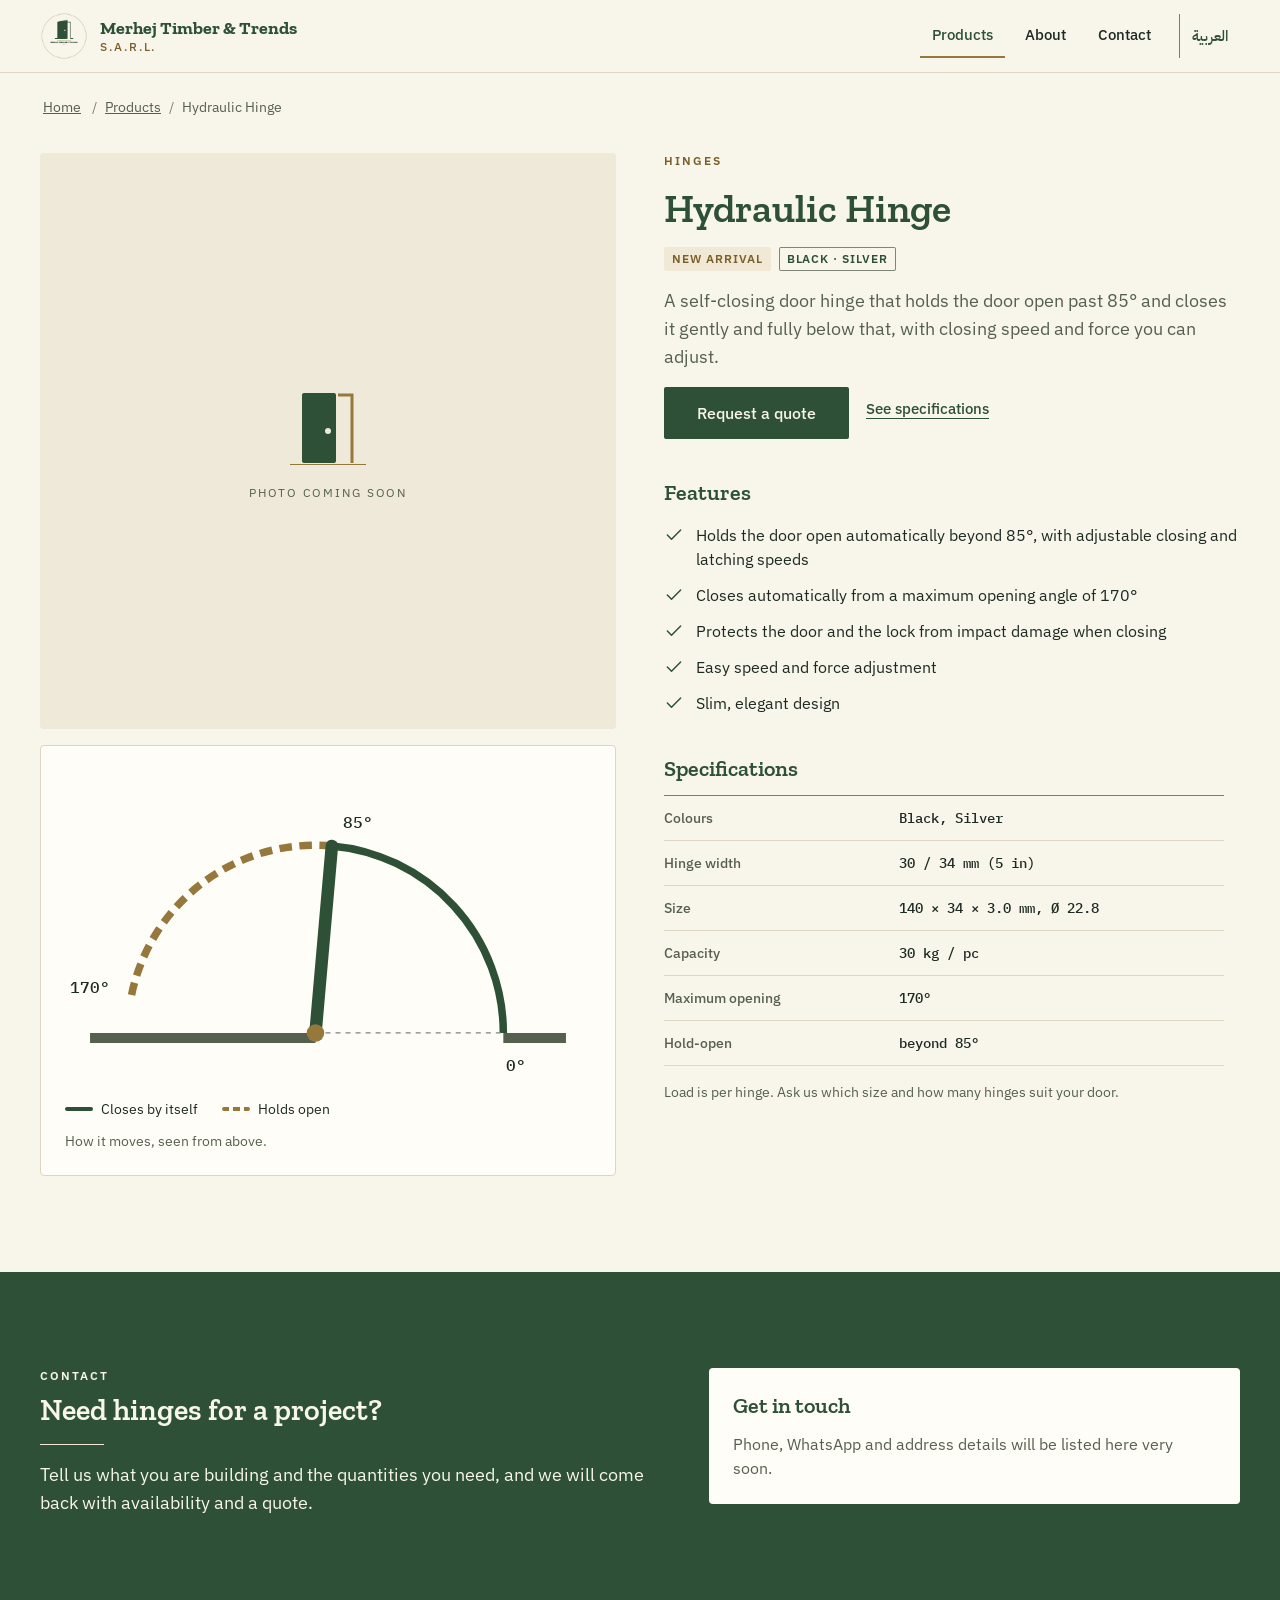
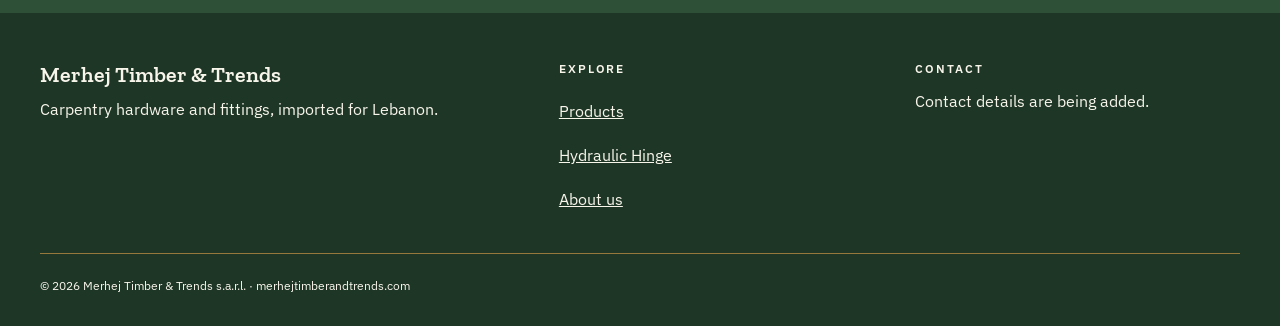
<file: public/products/hydraulic-hinge/index.html>
<!doctype html>
<html lang="en">
<head>
  <meta charset="utf-8">
  <meta name="viewport" content="width=device-width, initial-scale=1">
  <title>Hydraulic Hinge — Merhej Timber &amp; Trends</title>
  <meta name="description" content="Hydraulic self-closing door hinge with hold-open beyond 85°, 30 kg per hinge, in black or silver. Available in Lebanon from Merhej Timber &amp; Trends.">
  <link rel="canonical" href="https://merhejtimberandtrends.com/products/hydraulic-hinge/">
  <link rel="alternate" hreflang="en" href="https://merhejtimberandtrends.com/products/hydraulic-hinge/">
  <link rel="alternate" hreflang="ar" href="https://merhejtimberandtrends.com/ar/products/hydraulic-hinge/">
  <link rel="alternate" hreflang="x-default" href="https://merhejtimberandtrends.com/products/hydraulic-hinge/">
  <meta property="og:type" content="website">
  <meta property="og:site_name" content="Merhej Timber &amp; Trends">
  <meta property="og:locale" content="en_US">
  <meta property="og:title" content="Hydraulic Hinge — Merhej Timber &amp; Trends">
  <meta property="og:description" content="Hydraulic self-closing door hinge with hold-open beyond 85°, 30 kg per hinge, in black or silver. Available in Lebanon from Merhej Timber &amp; Trends.">
  <meta property="og:url" content="https://merhejtimberandtrends.com/products/hydraulic-hinge/">
  <meta property="og:image" content="https://merhejtimberandtrends.com/assets/img/merhej-logo-ivory.png">
  <link rel="icon" type="image/png" href="../../assets/img/merhej-logo-ivory.png">
  <link rel="apple-touch-icon" href="../../assets/img/merhej-logo-ivory.png">
  <meta name="theme-color" content="#f8f5eb" media="(prefers-color-scheme: light)">
  <meta name="theme-color" content="#121a15" media="(prefers-color-scheme: dark)">
  <link rel="preconnect" href="https://fonts.googleapis.com">
  <link rel="preconnect" href="https://fonts.gstatic.com" crossorigin>
  <link rel="stylesheet" href="../../assets/css/tokens.css">
  <link rel="stylesheet" href="../../assets/css/components.css">
  <link rel="stylesheet" href="../../assets/css/site.css">
</head>
<body>
  <a class="skip" href="#main">Skip to content</a>
  <header class="site-header">
    <div class="wrap">
      <a class="brand" href="../../">
        <img src="../../assets/img/merhej-logo-ivory.png" alt="" width="48" height="48">
        <span class="brand-name" lang="en" dir="ltr">Merhej Timber &amp; Trends<small>S.A.R.L.</small></span>
        <span class="sr-only">Merhej Timber &amp; Trends — home</span>
      </a>
      <nav class="nav" aria-label="Main">
        <a href="../../products/" aria-current="page">Products</a>
        <a href="../../#about">About</a>
        <a href="#contact">Contact</a>
      </nav>
      <a class="nav-lang" href="../../ar/products/hydraulic-hinge/" lang="ar" hreflang="ar">العربية</a>
    </div>
  </header>
  <main id="main">
    <nav class="crumbs wrap" aria-label="Breadcrumb"><ol><li><a href="../../">Home</a></li><li><a href="../">Products</a></li><li aria-current="page">Hydraulic Hinge</li></ol></nav>
    <div class="wrap">
      <article class="product">
        <div class="product-media">
          <div class="photo-ph"><svg viewBox="0 0 96 96" aria-hidden="true"><rect x="22" y="12" width="34" height="70" rx="2" fill="var(--forest)"/><circle cx="48" cy="50" r="3" fill="var(--surface-sunken)"/><path d="M58 14 H72 V82" fill="none" stroke="var(--brass)" stroke-width="3"/><line x1="10" y1="83.5" x2="86" y2="83.5" stroke="var(--brass)" stroke-width="1"/></svg><span class="t-caption" style="letter-spacing:.16em;text-transform:uppercase">Photo coming soon</span></div>
          <figure class="diagram" style="margin:0">
            <svg viewBox="0 0 420 250" role="img" aria-labelledby="dg-title" direction="ltr">
              <title id="dg-title">Top view: the door closes by itself from 85° down to 0°, and stays open between 85° and 170°.</title>
              <rect class="dg-wall" x="20" y="210" width="180" height="8"/>
              <rect class="dg-wall" x="350" y="210" width="50" height="8"/>
              <path class="dg-arc-close" d="M350 210 A150 150 0 0 0 213.1 60.6" fill="none" stroke-width="6"/>
              <path class="dg-arc-hold" d="M213.1 60.6 A150 150 0 0 0 52.3 184" fill="none" stroke-width="6" stroke-dasharray="10 6"/>
              <line class="dg-line" x1="200" y1="210" x2="350" y2="210" stroke-width="1" stroke-dasharray="4 4"/>
              <line class="dg-door" x1="200" y1="210" x2="213.1" y2="60.6" stroke="var(--forest)" stroke-width="10" stroke-linecap="round"/>
              <circle cx="200" cy="210" r="7" fill="var(--brass)"/>
              <text class="dg-text" x="352" y="240">0°</text>
              <text class="dg-text" x="222" y="46">85°</text>
              <text class="dg-text" x="4" y="178">170°</text>
            </svg>
            <ul class="dg-legend t-small">
              <li><span class="dg-key dg-key-close" aria-hidden="true"></span>Closes by itself</li>
              <li><span class="dg-key dg-key-hold" aria-hidden="true"></span>Holds open</li>
            </ul>
            <figcaption class="t-small">How it moves, seen from above.</figcaption>
          </figure>
        </div>
        <div class="product-info">
          <p class="t-eyebrow" style="margin:0;color:var(--brass-ink)">Hinges</p>
          <h1 class="t-h1">Hydraulic Hinge</h1>
          <div class="product-tags"><span class="mtt-badge mtt-badge-new">New arrival</span><span class="mtt-badge mtt-badge-category">Black · Silver</span></div>
          <p class="t-body-lg product-lead">A self-closing door hinge that holds the door open past 85° and closes it gently and fully below that, with closing speed and force you can adjust.</p>
          <div class="product-actions">
            <a class="mtt-btn mtt-btn-primary mtt-btn-lg" href="#contact">Request a quote</a>
            <a class="mtt-btn mtt-btn-quiet" href="#specs">See specifications</a>
          </div>

          <section class="product-block" aria-labelledby="feat-title">
            <h2 class="t-h3" id="feat-title">Features</h2>
            <ul class="features t-body">
              <li><svg viewBox="0 0 24 24" fill="none" stroke="currentColor" stroke-width="1.75" stroke-linecap="round" stroke-linejoin="round" aria-hidden="true"><path d="M20 6 9 17l-5-5"/></svg><span>Holds the door open automatically beyond 85°, with adjustable closing and latching speeds</span></li>
              <li><svg viewBox="0 0 24 24" fill="none" stroke="currentColor" stroke-width="1.75" stroke-linecap="round" stroke-linejoin="round" aria-hidden="true"><path d="M20 6 9 17l-5-5"/></svg><span>Closes automatically from a maximum opening angle of 170°</span></li>
              <li><svg viewBox="0 0 24 24" fill="none" stroke="currentColor" stroke-width="1.75" stroke-linecap="round" stroke-linejoin="round" aria-hidden="true"><path d="M20 6 9 17l-5-5"/></svg><span>Protects the door and the lock from impact damage when closing</span></li>
              <li><svg viewBox="0 0 24 24" fill="none" stroke="currentColor" stroke-width="1.75" stroke-linecap="round" stroke-linejoin="round" aria-hidden="true"><path d="M20 6 9 17l-5-5"/></svg><span>Easy speed and force adjustment</span></li>
              <li><svg viewBox="0 0 24 24" fill="none" stroke="currentColor" stroke-width="1.75" stroke-linecap="round" stroke-linejoin="round" aria-hidden="true"><path d="M20 6 9 17l-5-5"/></svg><span>Slim, elegant design</span></li>
            </ul>
          </section>

          <section class="product-block" id="specs" aria-labelledby="specs-title">
            <table class="mtt-spec">
              <caption id="specs-title">Specifications</caption>
              <tbody>
                <tr><th scope="row">Colours</th><td dir="ltr">Black, Silver</td></tr>
                <tr><th scope="row">Hinge width</th><td dir="ltr">30 / 34&nbsp;mm (5&nbsp;in)</td></tr>
                <tr><th scope="row">Size</th><td dir="ltr">140 × 34 × 3.0&nbsp;mm, Ø&nbsp;22.8</td></tr>
                <tr><th scope="row">Capacity</th><td dir="ltr">30&nbsp;kg / pc</td></tr>
                <tr><th scope="row">Maximum opening</th><td dir="ltr">170°</td></tr>
                <tr><th scope="row">Hold-open</th><td dir="ltr">beyond 85°</td></tr>
              </tbody>
            </table>
            <p class="t-small note">Load is per hinge. Ask us which size and how many hinges suit your door.</p>
          </section>
        </div>
      </article>
    </div>
    <section class="section section-forest" id="contact" aria-labelledby="contact-title">
      <div class="wrap contact">
        <header class="mtt-sh">
          <p class="mtt-sh-eyebrow">Contact</p>
          <h2 class="mtt-sh-title" id="contact-title">Need hinges for a project?</h2>
          <hr class="mtt-sh-rule" aria-hidden="true">
          <p class="mtt-sh-intro">Tell us what you are building and the quantities you need, and we will come back with availability and a quote.</p>
        </header>
        <div class="contact-card">
          <h3 class="t-h3">Get in touch</h3>
          <p>Phone, WhatsApp and address details will be listed here very soon.</p>
        </div>
      </div>
    </section>
  </main>
  <footer class="site-footer">
    <div class="wrap">
      <div>
        <p class="foot-brand" lang="en" dir="ltr">Merhej Timber &amp; Trends</p>
        <p>Carpentry hardware and fittings, imported for Lebanon.</p>
      </div>
      <nav aria-label="Footer">
        <h2>Explore</h2>
        <ul>
          <li><a href="../../products/">Products</a></li>
          <li><a href="../../products/hydraulic-hinge/">Hydraulic Hinge</a></li>
          <li><a href="../../#about">About us</a></li>
        </ul>
      </nav>
      <div>
        <h2>Contact</h2>
        <p>Contact details are being added.</p>
      </div>
      <p class="foot-legal">© 2026 Merhej Timber &amp; Trends s.a.r.l. · merhejtimberandtrends.com</p>
    </div>
  </footer>
</body>
</html>
</file>
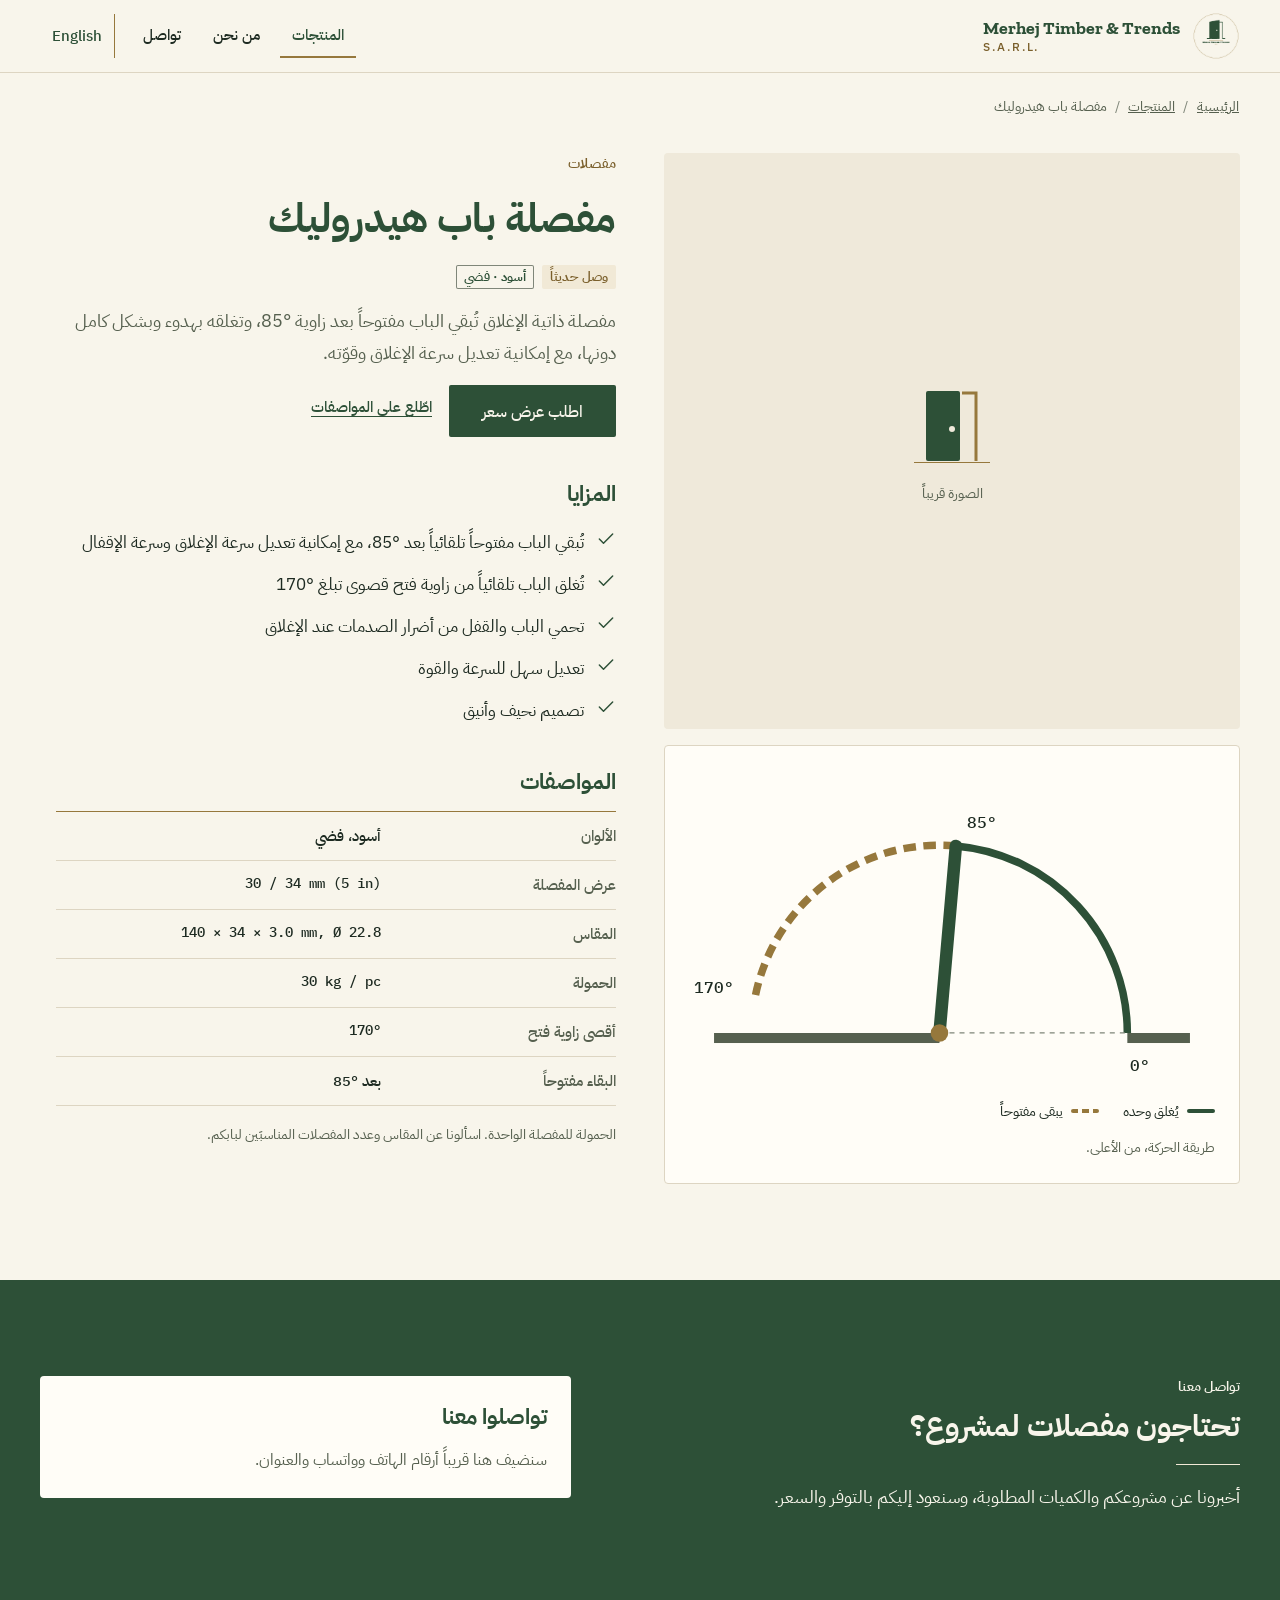
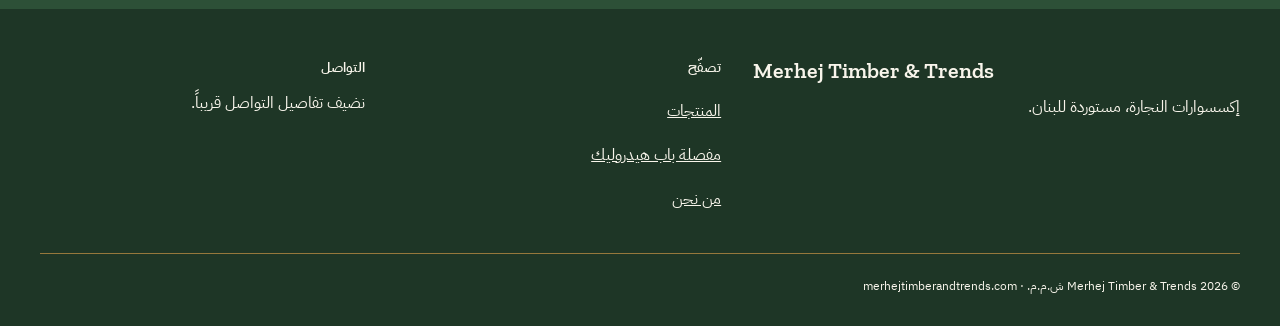
<file: public/ar/products/hydraulic-hinge/index.html>
<!doctype html>
<html lang="ar" dir="rtl">
<head>
  <meta charset="utf-8">
  <meta name="viewport" content="width=device-width, initial-scale=1">
  <title>مفصلة باب هيدروليك — Merhej Timber &amp; Trends</title>
  <meta name="description" content="مفصلة باب هيدروليك ذاتية الإغلاق تبقى مفتوحة بعد ‎85°‎، بحمولة 30 kg للمفصلة، بالأسود أو الفضي. متوفرة في لبنان لدى Merhej Timber &amp; Trends.">
  <link rel="canonical" href="https://merhejtimberandtrends.com/ar/products/hydraulic-hinge/">
  <link rel="alternate" hreflang="en" href="https://merhejtimberandtrends.com/products/hydraulic-hinge/">
  <link rel="alternate" hreflang="ar" href="https://merhejtimberandtrends.com/ar/products/hydraulic-hinge/">
  <link rel="alternate" hreflang="x-default" href="https://merhejtimberandtrends.com/products/hydraulic-hinge/">
  <meta property="og:type" content="website">
  <meta property="og:site_name" content="Merhej Timber &amp; Trends">
  <meta property="og:locale" content="ar_LB">
  <meta property="og:title" content="مفصلة باب هيدروليك — Merhej Timber &amp; Trends">
  <meta property="og:description" content="مفصلة باب هيدروليك ذاتية الإغلاق تبقى مفتوحة بعد ‎85°‎، بحمولة 30 kg للمفصلة، بالأسود أو الفضي. متوفرة في لبنان لدى Merhej Timber &amp; Trends.">
  <meta property="og:url" content="https://merhejtimberandtrends.com/ar/products/hydraulic-hinge/">
  <meta property="og:image" content="https://merhejtimberandtrends.com/assets/img/merhej-logo-ivory.png">
  <link rel="icon" type="image/png" href="../../../assets/img/merhej-logo-ivory.png">
  <link rel="apple-touch-icon" href="../../../assets/img/merhej-logo-ivory.png">
  <meta name="theme-color" content="#f8f5eb" media="(prefers-color-scheme: light)">
  <meta name="theme-color" content="#121a15" media="(prefers-color-scheme: dark)">
  <link rel="preconnect" href="https://fonts.googleapis.com">
  <link rel="preconnect" href="https://fonts.gstatic.com" crossorigin>
  <link rel="stylesheet" href="../../../assets/css/tokens.css">
  <link rel="stylesheet" href="../../../assets/css/components.css">
  <link rel="stylesheet" href="../../../assets/css/site.css">
</head>
<body>
  <a class="skip" href="#main">انتقل إلى المحتوى</a>
  <header class="site-header">
    <div class="wrap">
      <a class="brand" href="../../../ar/">
        <img src="../../../assets/img/merhej-logo-ivory.png" alt="" width="48" height="48">
        <span class="brand-name" lang="en" dir="ltr">Merhej Timber &amp; Trends<small>S.A.R.L.</small></span>
        <span class="sr-only">Merhej Timber &amp; Trends — الصفحة الرئيسية</span>
      </a>
      <nav class="nav" aria-label="القائمة الرئيسية">
        <a href="../../../ar/products/" aria-current="page">المنتجات</a>
        <a href="../../../ar/#about">من نحن</a>
        <a href="#contact">تواصل</a>
      </nav>
      <a class="nav-lang" href="../../../products/hydraulic-hinge/" lang="en" hreflang="en">English</a>
    </div>
  </header>
  <main id="main">
    <nav class="crumbs wrap" aria-label="مسار التصفح"><ol><li><a href="../../">الرئيسية</a></li><li><a href="../">المنتجات</a></li><li aria-current="page">مفصلة باب هيدروليك</li></ol></nav>
    <div class="wrap">
      <article class="product">
        <div class="product-media">
          <div class="photo-ph"><svg viewBox="0 0 96 96" aria-hidden="true"><rect x="22" y="12" width="34" height="70" rx="2" fill="var(--forest)"/><circle cx="48" cy="50" r="3" fill="var(--surface-sunken)"/><path d="M58 14 H72 V82" fill="none" stroke="var(--brass)" stroke-width="3"/><line x1="10" y1="83.5" x2="86" y2="83.5" stroke="var(--brass)" stroke-width="1"/></svg><span class="t-caption" style="letter-spacing:.16em;text-transform:uppercase">الصورة قريباً</span></div>
          <figure class="diagram" style="margin:0">
            <svg viewBox="0 0 420 250" role="img" aria-labelledby="dg-title" direction="ltr">
              <title id="dg-title">منظر من الأعلى: يُغلق الباب وحده من 85° حتى 0°، ويبقى مفتوحاً بين 85° و170°.</title>
              <rect class="dg-wall" x="20" y="210" width="180" height="8"/>
              <rect class="dg-wall" x="350" y="210" width="50" height="8"/>
              <path class="dg-arc-close" d="M350 210 A150 150 0 0 0 213.1 60.6" fill="none" stroke-width="6"/>
              <path class="dg-arc-hold" d="M213.1 60.6 A150 150 0 0 0 52.3 184" fill="none" stroke-width="6" stroke-dasharray="10 6"/>
              <line class="dg-line" x1="200" y1="210" x2="350" y2="210" stroke-width="1" stroke-dasharray="4 4"/>
              <line class="dg-door" x1="200" y1="210" x2="213.1" y2="60.6" stroke="var(--forest)" stroke-width="10" stroke-linecap="round"/>
              <circle cx="200" cy="210" r="7" fill="var(--brass)"/>
              <text class="dg-text" x="352" y="240">0°</text>
              <text class="dg-text" x="222" y="46">85°</text>
              <text class="dg-text" x="4" y="178">170°</text>
            </svg>
            <ul class="dg-legend t-small">
              <li><span class="dg-key dg-key-close" aria-hidden="true"></span>يُغلق وحده</li>
              <li><span class="dg-key dg-key-hold" aria-hidden="true"></span>يبقى مفتوحاً</li>
            </ul>
            <figcaption class="t-small">طريقة الحركة، من الأعلى.</figcaption>
          </figure>
        </div>
        <div class="product-info">
          <p class="t-eyebrow" style="margin:0;color:var(--brass-ink)">مفصلات</p>
          <h1 class="t-h1">مفصلة باب هيدروليك</h1>
          <div class="product-tags"><span class="mtt-badge mtt-badge-new">وصل حديثاً</span><span class="mtt-badge mtt-badge-category">أسود · فضي</span></div>
          <p class="t-body-lg product-lead">مفصلة ذاتية الإغلاق تُبقي الباب مفتوحاً بعد زاوية <span dir="ltr">85°</span>، وتغلقه بهدوء وبشكل كامل دونها، مع إمكانية تعديل سرعة الإغلاق وقوّته.</p>
          <div class="product-actions">
            <a class="mtt-btn mtt-btn-primary mtt-btn-lg" href="#contact">اطلب عرض سعر</a>
            <a class="mtt-btn mtt-btn-quiet" href="#specs">اطّلع على المواصفات</a>
          </div>

          <section class="product-block" aria-labelledby="feat-title">
            <h2 class="t-h3" id="feat-title">المزايا</h2>
            <ul class="features t-body">
              <li><svg viewBox="0 0 24 24" fill="none" stroke="currentColor" stroke-width="1.75" stroke-linecap="round" stroke-linejoin="round" aria-hidden="true"><path d="M20 6 9 17l-5-5"/></svg><span>تُبقي الباب مفتوحاً تلقائياً بعد <span dir="ltr">85°</span>، مع إمكانية تعديل سرعة الإغلاق وسرعة الإقفال</span></li>
              <li><svg viewBox="0 0 24 24" fill="none" stroke="currentColor" stroke-width="1.75" stroke-linecap="round" stroke-linejoin="round" aria-hidden="true"><path d="M20 6 9 17l-5-5"/></svg><span>تُغلق الباب تلقائياً من زاوية فتح قصوى تبلغ <span dir="ltr">170°</span></span></li>
              <li><svg viewBox="0 0 24 24" fill="none" stroke="currentColor" stroke-width="1.75" stroke-linecap="round" stroke-linejoin="round" aria-hidden="true"><path d="M20 6 9 17l-5-5"/></svg><span>تحمي الباب والقفل من أضرار الصدمات عند الإغلاق</span></li>
              <li><svg viewBox="0 0 24 24" fill="none" stroke="currentColor" stroke-width="1.75" stroke-linecap="round" stroke-linejoin="round" aria-hidden="true"><path d="M20 6 9 17l-5-5"/></svg><span>تعديل سهل للسرعة والقوة</span></li>
              <li><svg viewBox="0 0 24 24" fill="none" stroke="currentColor" stroke-width="1.75" stroke-linecap="round" stroke-linejoin="round" aria-hidden="true"><path d="M20 6 9 17l-5-5"/></svg><span>تصميم نحيف وأنيق</span></li>
            </ul>
          </section>

          <section class="product-block" id="specs" aria-labelledby="specs-title">
            <table class="mtt-spec">
              <caption id="specs-title">المواصفات</caption>
              <tbody>
                <tr><th scope="row">الألوان</th><td>أسود، فضي</td></tr>
                <tr><th scope="row">عرض المفصلة</th><td dir="ltr">30 / 34&nbsp;mm (5&nbsp;in)</td></tr>
                <tr><th scope="row">المقاس</th><td dir="ltr">140 × 34 × 3.0&nbsp;mm, Ø&nbsp;22.8</td></tr>
                <tr><th scope="row">الحمولة</th><td dir="ltr">30&nbsp;kg / pc</td></tr>
                <tr><th scope="row">أقصى زاوية فتح</th><td dir="ltr">170°</td></tr>
                <tr><th scope="row">البقاء مفتوحاً</th><td>بعد <span dir="ltr">85°</span></td></tr>
              </tbody>
            </table>
            <p class="t-small note">الحمولة للمفصلة الواحدة. اسألونا عن المقاس وعدد المفصلات المناسبَين لبابكم.</p>
          </section>
        </div>
      </article>
    </div>
    <section class="section section-forest" id="contact" aria-labelledby="contact-title">
      <div class="wrap contact">
        <header class="mtt-sh">
          <p class="mtt-sh-eyebrow">تواصل معنا</p>
          <h2 class="mtt-sh-title" id="contact-title">تحتاجون مفصلات لمشروع؟</h2>
          <hr class="mtt-sh-rule" aria-hidden="true">
          <p class="mtt-sh-intro">أخبرونا عن مشروعكم والكميات المطلوبة، وسنعود إليكم بالتوفر والسعر.</p>
        </header>
        <div class="contact-card">
          <h3 class="t-h3">تواصلوا معنا</h3>
          <p>سنضيف هنا قريباً أرقام الهاتف وواتساب والعنوان.</p>
        </div>
      </div>
    </section>
  </main>
  <footer class="site-footer">
    <div class="wrap">
      <div>
        <p class="foot-brand" lang="en" dir="ltr">Merhej Timber &amp; Trends</p>
        <p>إكسسوارات النجارة، مستوردة للبنان.</p>
      </div>
      <nav aria-label="تذييل الصفحة">
        <h2>تصفّح</h2>
        <ul>
          <li><a href="../../../ar/products/">المنتجات</a></li>
          <li><a href="../../../ar/products/hydraulic-hinge/">مفصلة باب هيدروليك</a></li>
          <li><a href="../../../ar/#about">من نحن</a></li>
        </ul>
      </nav>
      <div>
        <h2>التواصل</h2>
        <p>نضيف تفاصيل التواصل قريباً.</p>
      </div>
      <p class="foot-legal">© 2026 <bdi lang="en" dir="ltr">Merhej Timber &amp; Trends</bdi> ش.م.م. · <bdi dir="ltr">merhejtimberandtrends.com</bdi></p>
    </div>
  </footer>
</body>
</html>
</file>
<file: public/assets/css/tokens.css>
/* Merhej Timber & Trends — generated from design-system/tokens.json by scripts/sync-design-system.mjs. Do not edit by hand. */

:root, [data-theme="light"] {
  --surface: #f8f5eb;
  --surface-raised: #fffdf7;
  --surface-sunken: #efe9da;
  --forest: #2d5037;
  --forest-deep: #1e3626;
  --forest-soft: #e4ebe2;
  --on-forest: #f8f5eb;
  --brass: #96783c;
  --brass-ink: #7a5f2b;
  --brass-soft: #f1e9d6;
  --ink: #1d2a21;
  --ink-muted: #56604f;
  --line: #ddd5c2;
  --line-strong: #7f8679;
  --rust: #9b3a22;
  --rust-soft: #f6e3dc;
  --focus: var(--forest);
  --link: var(--forest);
  --shadow-card: 0 1px 2px rgba(29,42,33,0.06), 0 6px 18px rgba(29,42,33,0.06);
}

[data-theme="dark"] {
  --surface: #121a15;
  --surface-raised: #1a241e;
  --surface-sunken: #0d130f;
  --forest: #8dbb98;
  --forest-deep: #a9cfb2;
  --forest-soft: #1f3226;
  --on-forest: #121a15;
  --brass: #c9a866;
  --brass-ink: #d2b577;
  --brass-soft: #2e2716;
  --ink: #f1ede1;
  --ink-muted: #a9b0a2;
  --line: #2c3830;
  --line-strong: #6e786f;
  --rust: #e58a6c;
  --rust-soft: #3a1f17;
  --shadow-card: 0 1px 2px rgba(0,0,0,0.5);
}
@media (prefers-color-scheme: dark) {
  :root:not([data-theme="light"]) {
    --surface: #121a15;
    --surface-raised: #1a241e;
    --surface-sunken: #0d130f;
    --forest: #8dbb98;
    --forest-deep: #a9cfb2;
    --forest-soft: #1f3226;
    --on-forest: #121a15;
    --brass: #c9a866;
    --brass-ink: #d2b577;
    --brass-soft: #2e2716;
    --ink: #f1ede1;
    --ink-muted: #a9b0a2;
    --line: #2c3830;
    --line-strong: #6e786f;
    --rust: #e58a6c;
    --rust-soft: #3a1f17;
    --shadow-card: 0 1px 2px rgba(0,0,0,0.5);
  }
}

:root {
  --space-1: 4px;
  --space-2: 8px;
  --space-3: 12px;
  --space-4: 16px;
  --space-5: 24px;
  --space-6: 32px;
  --space-7: 48px;
  --space-8: 64px;
  --space-9: 96px;
  --radius-0: 0;
  --radius-sm: 2px;
  --radius-md: 4px;
  --radius-round: 9999px;
  --content-max: 1200px;
  --text-max: 680px;
  --rule-weight: 1px;
  --font-slab: "Zilla Slab", Rockwell, Georgia, serif;
  --font-sans: "IBM Plex Sans", "IBM Plex Sans Arabic", system-ui, sans-serif;
  --font-arabic: "IBM Plex Sans Arabic", "IBM Plex Sans", Tahoma, sans-serif;
  --font-mono: "IBM Plex Mono", ui-monospace, Menlo, monospace;
}

/* Home hero and social cover slides only; one per page or post. */
.t-display {
  font-family: var(--font-slab);
  font-size: 56px;
  line-height: 60px;
  font-weight: 600;
  letter-spacing: -0.01em;
}

/* Page titles and category names. */
.t-h1 {
  font-family: var(--font-slab);
  font-size: 40px;
  line-height: 46px;
  font-weight: 600;
}

/* Section titles. */
.t-h2 {
  font-family: var(--font-slab);
  font-size: 30px;
  line-height: 36px;
  font-weight: 600;
}

/* Product names on cards and sub-sections. */
.t-h3 {
  font-family: var(--font-slab);
  font-size: 22px;
  line-height: 28px;
  font-weight: 600;
}

/* Uppercase label above a heading, in brass-ink. Echoes the spaced s.a.r.l. line under the logo. */
.t-eyebrow {
  font-family: var(--font-sans);
  font-size: 12px;
  line-height: 16px;
  font-weight: 600;
  letter-spacing: 0.16em;
  text-transform: uppercase;
}

/* Intros under h1/h2 and hero copy. */
.t-body-lg {
  font-family: var(--font-sans);
  font-size: 18px;
  line-height: 28px;
  font-weight: 400;
}

/* Default text. */
.t-body {
  font-family: var(--font-sans);
  font-size: 16px;
  line-height: 24px;
  font-weight: 400;
}

/* Buttons, tabs and form labels. */
.t-label {
  font-family: var(--font-sans);
  font-size: 15px;
  line-height: 20px;
  font-weight: 500;
}

/* Card summaries and helper text. */
.t-small {
  font-family: var(--font-sans);
  font-size: 14px;
  line-height: 20px;
  font-weight: 400;
}

/* Image captions and legal lines. */
.t-caption {
  font-family: var(--font-sans);
  font-size: 12px;
  line-height: 16px;
  font-weight: 400;
}

/* Arabic headings and the Arabic line of bilingual product names. */
.t-ar-heading {
  font-family: var(--font-arabic);
  font-size: 30px;
  line-height: 44px;
  font-weight: 700;
}

/* Arabic body text. */
.t-ar-body {
  font-family: var(--font-arabic);
  font-size: 17px;
  line-height: 30px;
  font-weight: 400;
}

/* Measurements, load ratings, angles and SKUs in spec tables. Western digits in both languages. */
.t-spec {
  font-family: var(--font-mono);
  font-size: 14px;
  line-height: 20px;
  font-weight: 500;
}
</file>
<file: public/assets/css/components.css>
@import url("https://fonts.googleapis.com/css2?family=IBM+Plex+Mono:wght@500&family=IBM+Plex+Sans+Arabic:wght@400;500;600;700&family=IBM+Plex+Sans:wght@400;500;600&family=Zilla+Slab:wght@500;600;700&display=swap");

/* Merhej Timber & Trends — component styles. Values come from tokens.css. */
body { margin: 0; font-family: var(--font-sans); font-size: 16px; line-height: 24px; background: var(--surface); color: var(--ink); -webkit-font-smoothing: antialiased; }
[lang="ar"], .mtt-ar { font-family: var(--font-arabic); }
.mtt-stage { padding: var(--space-5); display: flex; flex-wrap: wrap; gap: var(--space-4); align-items: center; }
.mtt-stage-col { padding: var(--space-5); display: flex; flex-direction: column; gap: var(--space-5); }

/* Focus: 2px surface gap, then a solid 2px focus ring */
.mtt-btn:focus-visible, .mtt-card-link:focus-visible { outline: none; box-shadow: 0 0 0 2px var(--surface), 0 0 0 4px var(--focus); }

/* Button */
.mtt-btn { display: inline-flex; align-items: center; justify-content: center; gap: var(--space-2); box-sizing: border-box; height: 44px; padding: 0 var(--space-5); border-radius: var(--radius-sm); border: 1px solid transparent; font-family: var(--font-sans); font-size: 15px; line-height: 20px; font-weight: 500; text-decoration: none; cursor: pointer; transition: background-color .15s ease, border-color .15s ease, color .15s ease; white-space: nowrap; }
.mtt-btn-sm { height: 36px; padding: 0 var(--space-3); font-size: 14px; }
.mtt-btn-lg { height: 52px; padding: 0 var(--space-6); font-size: 16px; }
.mtt-btn-primary { background: var(--forest); color: var(--on-forest); }
.mtt-btn-primary:hover { background: var(--forest-deep); }
.mtt-btn-secondary { background: transparent; color: var(--forest); border-color: var(--line-strong); }
.mtt-btn-secondary:hover { border-color: var(--forest); background: var(--forest-soft); }
.mtt-btn-quiet { background: transparent; color: var(--forest); padding-left: var(--space-1); padding-right: var(--space-1); text-decoration: underline; text-underline-offset: 4px; text-decoration-thickness: 1px; }
.mtt-btn-quiet:hover { text-decoration-thickness: 2px; }
.mtt-btn[disabled], .mtt-btn[aria-disabled="true"] { opacity: .45; cursor: not-allowed; }

/* Badge */
.mtt-badge { display: inline-flex; align-items: center; gap: var(--space-1); height: 24px; padding: 0 var(--space-2); border-radius: var(--radius-sm); font-family: var(--font-sans); font-size: 12px; line-height: 16px; font-weight: 600; letter-spacing: .08em; text-transform: uppercase; white-space: nowrap; }
.mtt-badge-neutral { background: var(--surface-sunken); color: var(--ink-muted); }
.mtt-badge-new { background: var(--brass-soft); color: var(--brass-ink); }
.mtt-badge-category { background: transparent; color: var(--forest); box-shadow: inset 0 0 0 1px var(--line-strong); }
.mtt-badge-stock { background: var(--forest); color: var(--on-forest); }
.mtt-badge-out { background: var(--rust-soft); color: var(--rust); }
.mtt-badge[lang="ar"] { letter-spacing: 0; text-transform: none; font-size: 13px; }

/* Section header */
.mtt-sh { max-width: var(--text-max); display: flex; flex-direction: column; gap: var(--space-2); }
.mtt-sh-center { margin: 0 auto; text-align: center; align-items: center; }
.mtt-sh-eyebrow { margin: 0; font-family: var(--font-sans); font-size: 12px; line-height: 16px; font-weight: 600; letter-spacing: .16em; text-transform: uppercase; color: var(--brass-ink); }
.mtt-sh-title { margin: 0; font-family: var(--font-slab); font-size: 30px; line-height: 36px; font-weight: 600; color: var(--forest); }
.mtt-sh-h1 .mtt-sh-title { font-size: 40px; line-height: 46px; }
.mtt-sh-rule { width: 64px; height: 0; border: 0; border-top: var(--rule-weight) solid var(--brass); margin: var(--space-2) 0; }
.mtt-sh-center .mtt-sh-rule { margin-left: auto; margin-right: auto; }
.mtt-sh-intro { margin: 0; font-size: 18px; line-height: 28px; color: var(--ink-muted); }
.mtt-sh[lang="ar"] .mtt-sh-eyebrow { letter-spacing: 0; font-size: 14px; line-height: 20px; }
.mtt-sh[lang="ar"] .mtt-sh-title { font-family: var(--font-arabic); font-weight: 700; line-height: 44px; }
.mtt-sh[lang="ar"] .mtt-sh-intro { font-size: 17px; line-height: 30px; }

/* Product card */
.mtt-card { display: flex; flex-direction: column; width: 100%; max-width: 320px; box-sizing: border-box; background: var(--surface-raised); border: 1px solid var(--line); border-radius: var(--radius-md); overflow: hidden; transition: box-shadow .2s ease, border-color .2s ease; }
.mtt-card:hover { box-shadow: var(--shadow-card); border-color: var(--line-strong); }
.mtt-card-media { position: relative; aspect-ratio: 1 / 1; background: var(--surface-sunken); display: flex; align-items: center; justify-content: center; }
.mtt-card-media img { width: 100%; height: 100%; object-fit: cover; display: block; }
.mtt-card-ph { font-size: 12px; line-height: 16px; letter-spacing: .16em; text-transform: uppercase; color: var(--ink-muted); }
.mtt-card-badge { position: absolute; top: var(--space-3); inset-inline-start: var(--space-3); }
.mtt-card-body { display: flex; flex-direction: column; gap: var(--space-2); padding: var(--space-4) var(--space-5) var(--space-5); flex: 1; }
.mtt-card-cat { margin: 0; font-size: 12px; line-height: 16px; font-weight: 600; letter-spacing: .16em; text-transform: uppercase; color: var(--brass-ink); }
.mtt-card-name { margin: 0; font-family: var(--font-slab); font-size: 22px; line-height: 28px; font-weight: 600; color: var(--forest); }
.mtt-card-name-ar { margin: 0; font-family: var(--font-arabic); font-size: 17px; line-height: 26px; font-weight: 600; color: var(--ink-muted); }
.mtt-card-sum { margin: 0; font-size: 14px; line-height: 20px; color: var(--ink-muted); }
.mtt-card-specs { margin: var(--space-1) 0 0; padding: var(--space-3) 0 0; border-top: 1px solid var(--line); display: grid; grid-template-columns: auto 1fr; gap: var(--space-1) var(--space-4); font-size: 13px; line-height: 20px; }
.mtt-card-specs dt { color: var(--ink-muted); }
.mtt-card-specs dd { margin: 0; font-family: var(--font-mono); font-size: 13px; font-weight: 500; color: var(--ink); text-align: end; }
.mtt-card-cta { margin-top: auto; padding-top: var(--space-3); }
.mtt-card-cta .mtt-btn { width: 100%; }

/* Spec table */
.mtt-spec { width: 100%; max-width: 560px; border-collapse: collapse; font-family: var(--font-sans); }
.mtt-spec caption { text-align: start; padding-bottom: var(--space-3); font-family: var(--font-slab); font-size: 22px; line-height: 28px; font-weight: 600; color: var(--forest); }
.mtt-spec th, .mtt-spec td { padding: var(--space-3) 0; border-bottom: 1px solid var(--line); vertical-align: top; }
.mtt-spec tr:first-child th, .mtt-spec tr:first-child td { border-top: var(--rule-weight) solid var(--brass); }
.mtt-spec th { width: 42%; text-align: start; font-size: 14px; line-height: 20px; font-weight: 500; color: var(--ink-muted); padding-inline-end: var(--space-4); }
.mtt-spec td { font-family: var(--font-mono); font-size: 14px; line-height: 20px; font-weight: 500; color: var(--ink); }
.mtt-spec[lang="ar"] caption { font-family: var(--font-arabic); font-weight: 700; }
.mtt-spec[lang="ar"] th { font-family: var(--font-arabic); font-size: 15px; line-height: 24px; }

/* Seal — the logo's double ring */
.mtt-seal { position: relative; display: inline-flex; align-items: center; justify-content: center; box-sizing: border-box; border-radius: var(--radius-round); border: 2px solid var(--brass); background: var(--surface); }
.mtt-seal::after { content: ""; position: absolute; inset: 5px; border-radius: var(--radius-round); border: var(--rule-weight) solid var(--brass); pointer-events: none; }
.mtt-seal img { width: 100%; height: 100%; border-radius: var(--radius-round); object-fit: cover; display: block; }
.mtt-seal-text { padding: 18%; text-align: center; font-family: var(--font-slab); font-weight: 700; color: var(--forest); }

/* Social post */
.mtt-post { position: relative; box-sizing: border-box; overflow: hidden; display: flex; flex-direction: column; background: var(--surface); color: var(--ink); font-family: var(--font-sans); }
.mtt-post-forest { background: var(--forest); color: var(--on-forest); }
.mtt-post-inner { position: relative; flex: 1; display: flex; flex-direction: column; gap: 2.2%; padding: 7.4%; min-height: 0; }
.mtt-post-frame { position: absolute; inset: 3.3%; border: var(--rule-weight) solid var(--brass); pointer-events: none; }
.mtt-post-eyebrow { margin: 0; font-size: 1.1em; line-height: 1.3; font-weight: 600; letter-spacing: .16em; text-transform: uppercase; color: var(--brass-ink); }
.mtt-post-forest .mtt-post-eyebrow { color: var(--on-forest); }
.mtt-post-forest .mtt-post-frame { border-color: var(--brass-soft); }
.mtt-post-forest .mtt-post-rule { border-top-color: var(--brass-soft); }
.mtt-post-title { margin: 0; font-family: var(--font-slab); font-size: 4.4em; line-height: 1.02; font-weight: 600; color: var(--forest); }
.mtt-post-forest .mtt-post-title { color: var(--on-forest); }
.mtt-post-title-ar { margin: 0; font-family: var(--font-arabic); font-size: 2.6em; line-height: 1.45; font-weight: 700; color: var(--ink-muted); }
.mtt-post-forest .mtt-post-title-ar { color: var(--on-forest); opacity: .85; }
.mtt-post-rule { width: 12%; border: 0; border-top: 2px solid var(--brass); margin: 1% 0; }
.mtt-post-body { margin: 0; font-size: 1.6em; line-height: 1.4; color: var(--ink-muted); max-width: 80%; }
.mtt-post-forest .mtt-post-body { color: var(--on-forest); }
.mtt-post-media { flex: 1; min-height: 0; margin-top: 2%; background: var(--surface-sunken); border-radius: var(--radius-md); display: flex; align-items: center; justify-content: center; overflow: hidden; }
.mtt-post-forest .mtt-post-media { background: var(--forest-deep); }
.mtt-post-media img { width: 100%; height: 100%; object-fit: contain; }
.mtt-post-ph { font-size: 1.1em; letter-spacing: .16em; text-transform: uppercase; color: var(--ink-muted); }
.mtt-post-forest .mtt-post-ph { color: var(--on-forest); opacity: .7; }
.mtt-post-foot { margin-top: auto; display: flex; align-items: center; justify-content: space-between; gap: 4%; font-size: 1.2em; font-weight: 500; }
.mtt-post-logo { flex: none; display: block; border-radius: var(--radius-round); }
</file>
<file: public/assets/css/site.css>
/* Site layout for merhejtimberandtrends.com. Uses design-system tokens only. */

*, *::before, *::after { box-sizing: border-box; }
html { -webkit-text-size-adjust: 100%; }
body { margin: 0; }
img { max-width: 100%; display: block; }
a { color: var(--link); }
a:focus-visible, button:focus-visible { outline: none; box-shadow: 0 0 0 2px var(--surface), 0 0 0 4px var(--focus); border-radius: var(--radius-sm); }
.wrap { width: 100%; max-width: calc(var(--content-max) + 2 * var(--space-5)); margin: 0 auto; padding: 0 var(--space-4); }
@media (min-width: 720px) { .wrap { padding: 0 var(--space-5); } }
.skip { position: absolute; inset-inline-start: -9999px; top: var(--space-2); background: var(--surface-raised); color: var(--forest); padding: var(--space-2) var(--space-3); z-index: 10; }
.skip:focus { inset-inline-start: var(--space-2); }
.sr-only { position: absolute; width: 1px; height: 1px; overflow: hidden; clip: rect(0 0 0 0); white-space: nowrap; }

/* Header: brand, main nav and the other-language link in one row from 720px;
   on phones the nav drops to a second row of full-width tabs. */
.site-header { border-bottom: 1px solid var(--line); background: var(--surface); }
.site-header .wrap { display: flex; flex-wrap: wrap; align-items: center; gap: 0 var(--space-4); min-height: 72px; }
.brand { display: flex; align-items: center; gap: var(--space-3); min-height: 48px; margin-inline-end: auto; text-decoration: none; color: var(--forest); }
.brand img { flex: none; width: 48px; height: 48px; border-radius: var(--radius-round); }
.brand-name { font-family: var(--font-slab); font-size: 18px; line-height: 22px; font-weight: 700; }
.brand-name small { display: block; font-family: var(--font-sans); font-size: 12px; line-height: 16px; font-weight: 500; letter-spacing: .16em; color: var(--brass-ink); }
.nav { display: flex; gap: var(--space-2); }
.nav a { display: inline-flex; align-items: center; justify-content: center; min-height: 44px; padding: 0 var(--space-3); font-size: 15px; line-height: 20px; font-weight: 500; color: var(--ink); text-decoration: none; border-bottom: 2px solid transparent; }
.nav a:hover { color: var(--forest); }
.nav a[aria-current="page"] { color: var(--forest); border-bottom-color: var(--brass); }
/* Link to the same page in the other language, set apart by a brass hairline */
.nav-lang { display: inline-flex; align-items: center; min-height: 44px; padding: 0 var(--space-3); border-inline-start: var(--rule-weight) solid var(--brass); font-size: 15px; line-height: 20px; font-weight: 500; color: var(--forest); text-decoration: none; }
.nav-lang:hover { text-decoration: underline; text-underline-offset: 4px; }
@media (max-width: 719px) {
  .site-header .wrap { min-height: 0; padding-top: var(--space-2); }
  .brand img { width: 44px; height: 44px; }
  .brand-name { font-size: 16px; line-height: 20px; }
  .nav { order: 3; flex: 1 0 calc(100% + 2 * var(--space-4)); gap: 0; margin: var(--space-2) calc(-1 * var(--space-4)) 0; border-top: 1px solid var(--line); }
  .nav a { flex: 1 1 0; min-height: 48px; padding: 0 var(--space-2); }
}
@media (max-width: 359px) { .brand-name { display: none; } }

/* Sections */
.section { padding: var(--space-8) 0; }
.section-sunken { background: var(--surface-sunken); }
.section-forest { background: var(--forest); color: var(--on-forest); }
@media (min-width: 720px) { .section { padding: var(--space-9) 0; } }
.section-head { margin-bottom: var(--space-6); }

/* Hero */
.hero { padding: var(--space-8) 0; }
.hero .wrap { display: grid; gap: var(--space-7); align-items: center; }
.hero-copy { display: flex; flex-direction: column; gap: var(--space-4); max-width: 600px; }
.hero-title { margin: 0; color: var(--forest); font-size: 40px; line-height: 46px; }
.hero-intro { margin: 0; color: var(--ink-muted); }
.hero-actions { display: flex; flex-wrap: wrap; gap: var(--space-3); margin-top: var(--space-2); }
@media (min-width: 900px) {
  .hero { padding: var(--space-9) 0; }
  .hero .wrap { grid-template-columns: 1.15fr 1fr; }
  .hero-title { font-size: 56px; line-height: 60px; }
}

/* The open-door motif: a forest leaf with its knob, a brass frame on the ground line */
.door-art { position: relative; width: 100%; max-width: 420px; aspect-ratio: 4 / 5; margin: 0 auto; }
.door-leaf { position: absolute; left: 12%; top: 6%; width: 46%; height: 84%; background: var(--forest); border-radius: var(--radius-sm); transform: perspective(900px) rotateY(-16deg); transform-origin: left center; }
.door-knob { position: absolute; right: 12%; top: 52%; width: 14px; height: 14px; border-radius: var(--radius-round); background: var(--surface); }
.door-frame { position: absolute; left: 12%; top: 6%; width: 66%; height: 84%; border: 3px solid var(--brass); border-bottom: 0; border-radius: var(--radius-sm) var(--radius-sm) 0 0; }
.door-ground { position: absolute; left: 2%; right: 2%; top: 90%; border-top: var(--rule-weight) solid var(--brass); }
[dir="rtl"] .door-art { transform: scaleX(-1); }
@media (max-width: 599px) {
  .hero { padding: var(--space-7) 0 var(--space-8); }
  .hero .wrap { gap: var(--space-6); }
  .door-art { max-width: 200px; }
  .hero-actions .mtt-btn { flex: 1 1 auto; }
}

/* Grids */
.grid { display: grid; gap: var(--space-5); grid-template-columns: 1fr; }
@media (min-width: 600px) { .grid-3 { grid-template-columns: repeat(2, 1fr); } }
@media (min-width: 960px) { .grid-3 { grid-template-columns: repeat(3, 1fr); } }
.grid .mtt-card { max-width: none; }

/* Value points */
.points { display: grid; gap: var(--space-6); grid-template-columns: 1fr; margin: 0; padding: 0; list-style: none; }
@media (min-width: 720px) { .points { grid-template-columns: repeat(3, 1fr); } }
.point { border-top: var(--rule-weight) solid var(--brass); padding-top: var(--space-4); }
.point h3 { margin: 0 0 var(--space-2); color: var(--forest); }
.point p { margin: 0; color: var(--ink-muted); }

/* Coming-soon tile next to real products */
.tile-soon { display: flex; flex-direction: column; justify-content: center; gap: var(--space-2); min-height: 240px; padding: var(--space-5); border: 1px dashed var(--line-strong); border-radius: var(--radius-md); color: var(--ink-muted); }
.tile-soon h3 { margin: 0; color: var(--forest); }
.tile-soon p { margin: 0; }

/* Contact band */
.contact { display: grid; gap: var(--space-6); align-items: start; }
@media (min-width: 900px) { .contact { grid-template-columns: 1.2fr 1fr; } }
.section-forest .mtt-sh-title, .section-forest .mtt-sh-intro { color: var(--on-forest); }
.section-forest .mtt-sh-eyebrow { color: var(--on-forest); }
.section-forest .mtt-sh-rule { border-top-color: var(--brass-soft); }
.contact-card { background: var(--surface-raised); color: var(--ink); border-radius: var(--radius-md); padding: var(--space-5); display: flex; flex-direction: column; gap: var(--space-3); }
.contact-card h3 { margin: 0; color: var(--forest); }
.contact-card p { margin: 0; color: var(--ink-muted); }

/* Breadcrumb */
.crumbs { padding-top: var(--space-3); font-size: 14px; line-height: 20px; color: var(--ink-muted); }
.crumbs ol { display: flex; flex-wrap: wrap; align-items: center; gap: 0 var(--space-2); margin: 0; padding: 0; list-style: none; }
.crumbs li { display: flex; align-items: center; min-height: 44px; }
.crumbs a { display: inline-flex; align-items: center; justify-content: center; min-height: 44px; min-width: 44px; }
.crumbs li + li::before { content: "/"; margin-inline-end: var(--space-2); color: var(--line-strong); }
.crumbs a { color: var(--ink-muted); }

/* Product page */
.product { display: grid; gap: var(--space-7); padding: var(--space-5) 0 var(--space-8); }
@media (min-width: 720px) { .product { grid-template-columns: 1fr 1fr; gap: var(--space-6); } }
@media (min-width: 900px) { .product { gap: var(--space-7); padding-bottom: var(--space-9); } }

.product-media { display: flex; flex-direction: column; gap: var(--space-4); }
.photo-ph { aspect-ratio: 1 / 1; background: var(--surface-sunken); border-radius: var(--radius-md); display: flex; flex-direction: column; align-items: center; justify-content: center; gap: var(--space-2); color: var(--ink-muted); text-align: center; padding: var(--space-5); }
.photo-ph svg { width: 96px; height: auto; }
.diagram { background: var(--surface-raised); border: 1px solid var(--line); border-radius: var(--radius-md); padding: var(--space-5); }
.diagram figcaption { margin-top: var(--space-3); color: var(--ink-muted); }
.diagram svg { width: 100%; height: auto; display: block; }
.dg-arc-close { stroke: var(--forest); }
.dg-arc-hold { stroke: var(--brass); }
.dg-line { stroke: var(--line-strong); }
.dg-wall { fill: var(--ink-muted); }
.dg-door { fill: var(--forest); }
.dg-text { fill: var(--ink); font-family: var(--font-mono); font-size: 13px; font-weight: 500; }
.dg-legend { list-style: none; margin: var(--space-4) 0 0; padding: 0; display: flex; flex-wrap: wrap; gap: var(--space-2) var(--space-5); color: var(--ink); }
.dg-legend li { display: flex; align-items: center; gap: var(--space-2); }
.dg-key { flex: none; width: 28px; height: 4px; border-radius: var(--radius-sm); background: var(--forest); }
.dg-key-hold { background: repeating-linear-gradient(90deg, var(--brass) 0 7px, transparent 7px 11px); }
@media (max-width: 899px) { .dg-text { font-size: 18px; } }
@media (max-width: 599px) { .diagram { padding: var(--space-4); } }
.product-info { display: flex; flex-direction: column; gap: var(--space-4); }
.product-info h1 { margin: 0; color: var(--forest); }
.product-lead { margin: 0; color: var(--ink-muted); }
.product-tags { display: flex; flex-wrap: wrap; gap: var(--space-2); }
.product-actions { display: flex; flex-wrap: wrap; gap: var(--space-3); }
.features { margin: 0; padding: 0; list-style: none; display: flex; flex-direction: column; gap: var(--space-3); }
.features li { display: grid; grid-template-columns: 20px 1fr; gap: var(--space-3); align-items: start; }
.features svg { width: 20px; height: 20px; margin-top: 2px; color: var(--forest); }
.product-block { display: flex; flex-direction: column; gap: var(--space-4); padding-top: var(--space-5); }
.product-block h2 { margin: 0; color: var(--forest); }
.note { margin: 0; color: var(--ink-muted); }
/* Phones: name first, then photo, details, diagram, specs (desktop keeps media | info columns) */
@media (max-width: 719px) {
  .product { display: flex; flex-direction: column; gap: var(--space-4); }
  .product-media, .product-info { display: contents; }
  .product-info > .t-eyebrow { order: 1; }
  .product-info > h1 { order: 2; }
  .product-tags { order: 3; }
  .product-media > :first-child { order: 4; }
  .product-lead { order: 5; }
  .product-actions { order: 6; }
  .product-block { order: 7; }
  .diagram { order: 8; }
  .product-block#specs { order: 9; }
  .photo-ph { aspect-ratio: 4 / 3; }
  .product-actions .mtt-btn-primary { flex: 1 1 100%; }
}
/* Footer */
.site-footer { background: var(--forest-deep); color: var(--on-forest); padding: var(--space-7) 0 var(--space-6); }
.site-footer .wrap { display: grid; gap: var(--space-6); }
@media (min-width: 720px) { .site-footer .wrap { grid-template-columns: 1.5fr 1fr 1fr; } }
.site-footer h2 { margin: 0 0 var(--space-3); font-family: var(--font-sans); font-size: 12px; line-height: 16px; font-weight: 600; letter-spacing: .16em; text-transform: uppercase; color: var(--on-forest); }
.site-footer p { margin: 0; }
.site-footer ul { margin: 0; padding: 0; list-style: none; display: flex; flex-direction: column; }
.site-footer li a { display: inline-flex; align-items: center; min-height: 44px; }
.site-footer a { color: var(--on-forest); }
.foot-brand { font-family: var(--font-slab); font-size: 22px; line-height: 28px; font-weight: 600; margin-bottom: var(--space-2) !important; }
.foot-legal { grid-column: 1 / -1; padding-top: var(--space-5); border-top: 1px solid var(--brass); font-size: 12px; line-height: 16px; }

/* Arabic pages (/ar/): <html lang="ar" dir="rtl">. Layout mirrors through logical
   properties; these rules switch headings to IBM Plex Sans Arabic, give Arabic its
   taller line heights and drop the Latin uppercase tracking. Spec values keep
   dir="ltr", Western digits and IBM Plex Mono. */
:lang(ar) body { font-family: var(--font-arabic); line-height: 28px; }
:lang(ar) .t-display, :lang(ar) .t-h1, :lang(ar) .t-h2, :lang(ar) .t-h3,
:lang(ar) .mtt-sh-title, :lang(ar) .mtt-card-name, :lang(ar) .mtt-spec caption {
  font-family: var(--font-arabic); font-weight: 700; letter-spacing: 0;
}
:lang(ar) .hero-title { line-height: 60px; }
@media (min-width: 900px) { :lang(ar) .hero-title { line-height: 80px; } }
:lang(ar) .t-h1 { line-height: 60px; }
:lang(ar) .t-h2, :lang(ar) .mtt-sh-title { line-height: 44px; }
:lang(ar) .t-h3, :lang(ar) .mtt-card-name, :lang(ar) .mtt-spec caption { line-height: 34px; }
:lang(ar) .t-eyebrow, :lang(ar) .mtt-sh-eyebrow, :lang(ar) .mtt-card-cat, :lang(ar) .mtt-card-ph,
:lang(ar) .site-footer h2, :lang(ar) .photo-ph .t-caption {
  letter-spacing: 0 !important; text-transform: none !important; font-size: 14px; line-height: 20px;
}
:lang(ar) .mtt-badge { letter-spacing: 0; text-transform: none; font-size: 13px; }
:lang(ar) .t-body-lg, :lang(ar) .mtt-sh-intro { font-size: 18px; line-height: 32px; }
:lang(ar) .t-body { font-size: 17px; line-height: 30px; }
:lang(ar) .t-small, :lang(ar) .mtt-card-sum, :lang(ar) .crumbs { line-height: 24px; }
:lang(ar) .mtt-spec th { font-size: 15px; line-height: 24px; }
:lang(ar) .mtt-spec td:not([dir="ltr"]) { font-family: var(--font-arabic); font-size: 15px; line-height: 24px; }

/* 404.html holds both languages; a script switches <html> to Arabic for /ar/ addresses. */
html:not([lang="ar"]) .lang-ar, html[lang="ar"] .lang-en { display: none; }
/* Measurements keep dir="ltr"; line them up with the start of the Arabic table and the end of the card row. */
:lang(ar) .mtt-spec td[dir="ltr"] { text-align: end; }
:lang(ar) .mtt-card-specs dd[dir="ltr"] { text-align: start; }

/* Product card names are links: give them a 44px tap height without changing the card's layout. */
.mtt-card-name a { display: block; padding-block: var(--space-2); margin-block: calc(-1 * var(--space-2)); }
</file>
